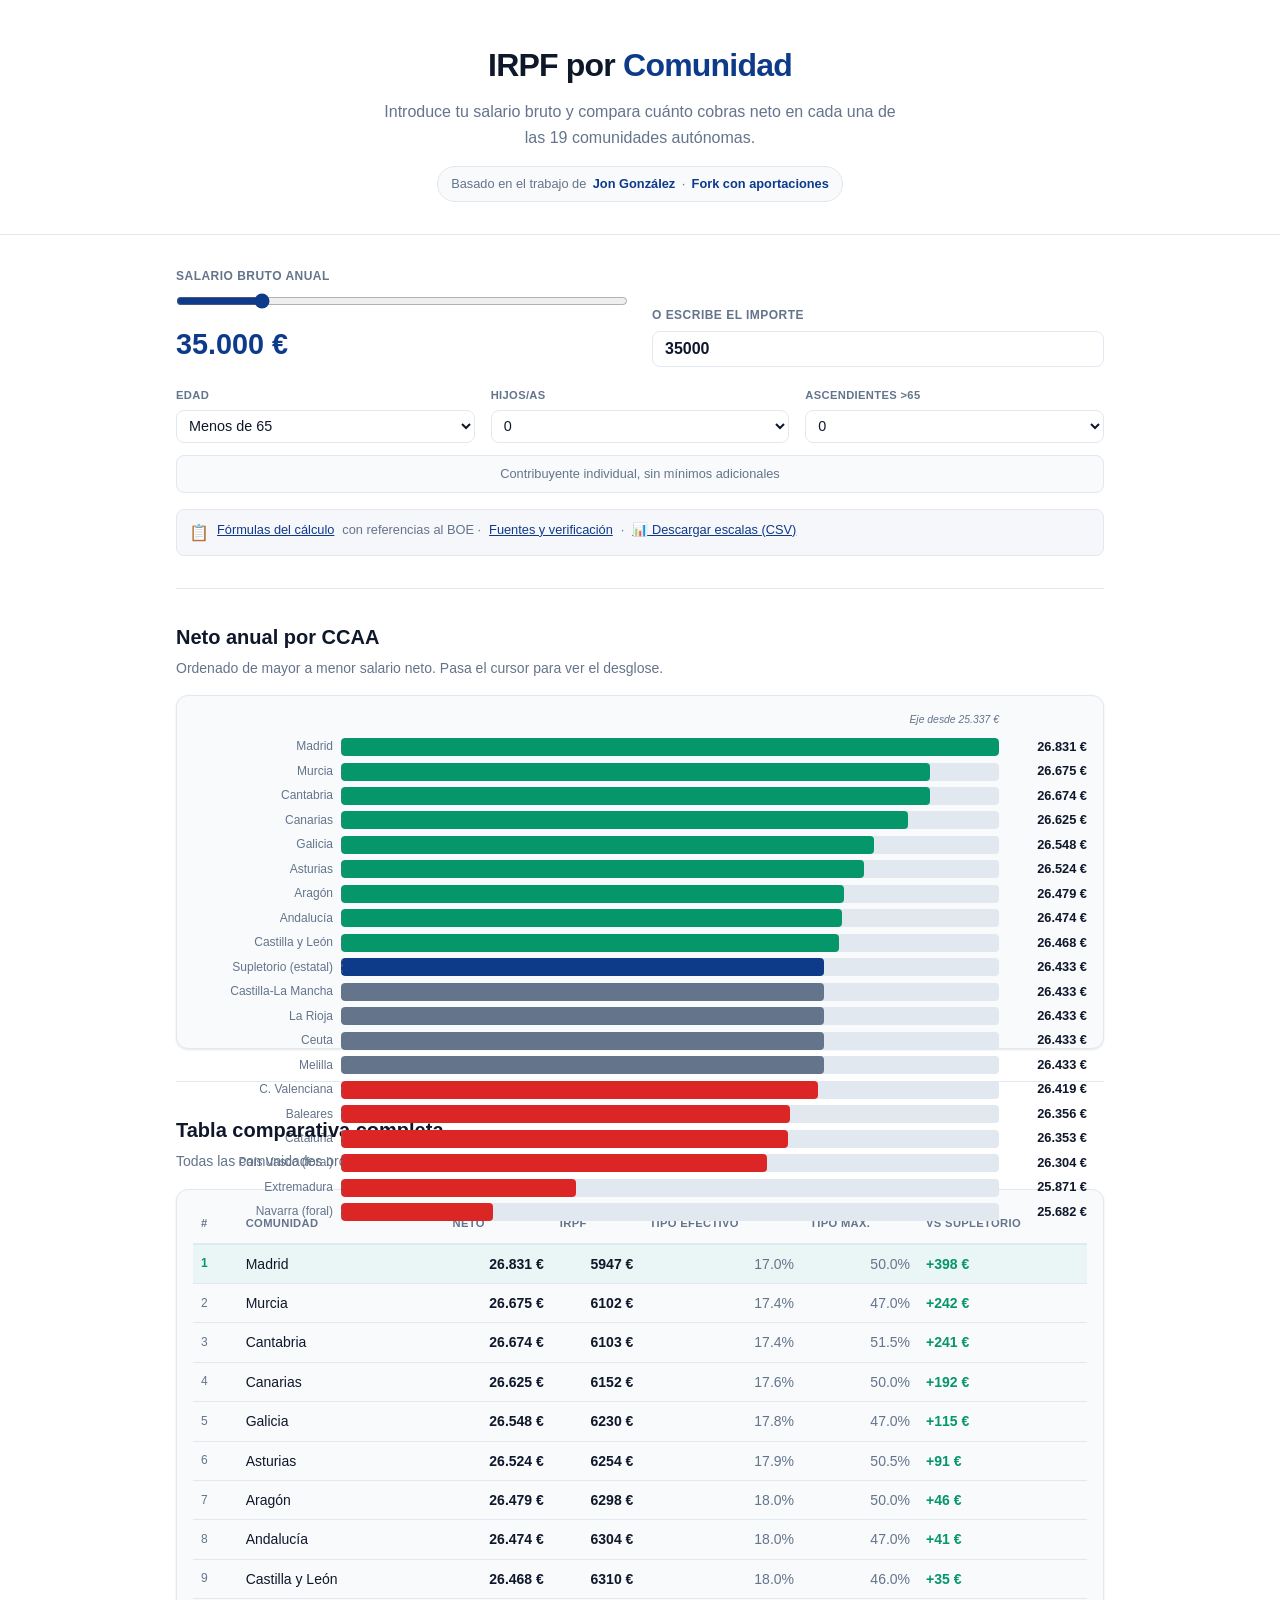
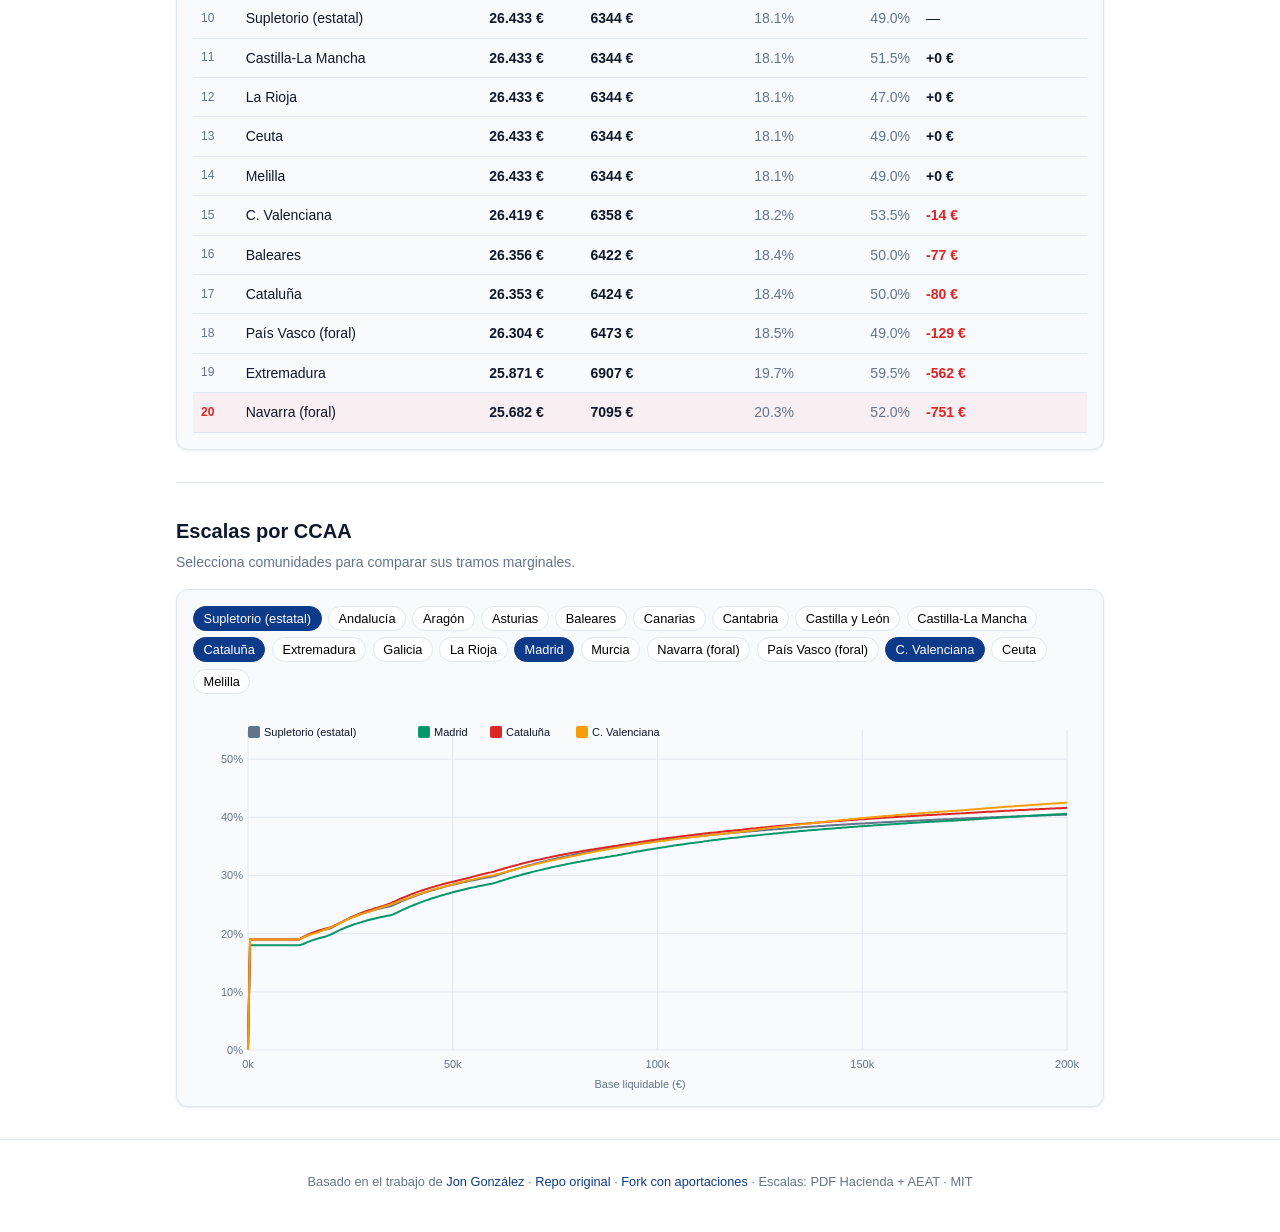
<file: docs/index.html>
<!DOCTYPE html>
<html lang="es">
<head>
  <meta charset="UTF-8">
  <meta name="viewport" content="width=device-width, initial-scale=1.0">
  <title>IRPF por CCAA — Comparativa de salario neto en las 19 comunidades</title>
  <meta name="description" content="Compara tu salario neto en las 19 comunidades autónomas de España. Escalas IRPF 2025-2026, tipos marginales, calculadora interactiva con deducciones.">
  <meta property="og:title" content="IRPF por Comunidad Autónoma">
  <meta property="og:description" content="Compara tu salario neto en las 19 CCAA españolas. Escalas IRPF 2025-2026, tipos marginales, calculadora interactiva.">
  <meta property="og:type" content="website">
  <meta property="og:url" content="https://elcanosail.github.io/Calculadora-de-Salarios-y-Progresividad-en-Fr-o/">
  <meta name="twitter:card" content="summary">
  <link rel="canonical" href="https://elcanosail.github.io/Calculadora-de-Salarios-y-Progresividad-en-Fr-o/">
  <link rel="icon" type="image/svg+xml" href="favicon.svg">
  <link rel="stylesheet" href="style.css?v=13">
  <meta http-equiv="Content-Security-Policy" content="default-src 'self'; style-src 'self' 'unsafe-inline'; script-src 'self'; img-src 'self'; connect-src 'self'; font-src 'self';">

</head>
<body>

  <header class="hero">
    <div class="container">
      <h1>IRPF por <span class="accent">Comunidad</span></h1>
      <p class="subtitle">Introduce tu salario bruto y compara cuánto cobras neto en cada una de las 19 comunidades autónomas.</p>
      <div class="credit">
        Basado en el trabajo de <a href="https://github.com/jongonzlz/Calculadora-de-Salarios-y-Progresividad-en-Fr-o" target="_blank" rel="noopener">Jon González</a> · <a href="https://github.com/elCanosail/Calculadora-de-Salarios-y-Progresividad-en-Fr-o" target="_blank" rel="noopener">Fork con aportaciones</a>
      </div>
    </div>
  </header>

  <main class="container">

    <!-- Input -->
    <section class="section" id="input-section">
      <div class="input-row">
        <div class="input-col">
          <label for="salary-slider">Salario bruto anual</label>
          <input type="range" id="salary-slider" min="10000" max="150000" step="500" value="35000">
          <div class="salary-display" id="salary-display">35.000 €</div>
        </div>
        <div class="input-col">
          <label for="salary-input">O escribe el importe</label>
          <input type="number" id="salary-input" min="10000" max="500000" step="100" value="35000" inputmode="numeric">
        </div>
      </div>

      <div class="config-row">
        <div class="config-col">
          <label for="edad-select">Edad</label>
          <select id="edad-select">
            <option value="normal" selected>Menos de 65</option>
            <option value="senior">65 a 75 años</option>
            <option value="mayor">Más de 75</option>
          </select>
        </div>
        <div class="config-col">
          <label for="hijos-select">Hijos/as</label>
          <select id="hijos-select">
            <option value="0" selected>0</option>
            <option value="1">1</option>
            <option value="2">2</option>
            <option value="3">3</option>
            <option value="4">4</option>
            <option value="5">5+</option>
          </select>
        </div>
        <div class="config-col">
          <label for="ascendientes-select">Ascendientes &gt;65</label>
          <select id="ascendientes-select">
            <option value="0" selected>0</option>
            <option value="1">1</option>
            <option value="2">2</option>
            <option value="3">3</option>
            <option value="4">4+</option>
          </select>
        </div>
      </div>

      <div class="config-summary" id="config-summary"></div>
      <div class="audit-notice">
        <span class="audit-icon">📋</span>
        <a href="formulas.html" target="_blank" id="formulas-link" class="link-button">Fórmulas del cálculo</a> con referencias al BOE · <a href="fuentes.html" target="_blank" class="link-button">Fuentes y verificación</a> · <a href="escalas.csv" download class="link-button">📊 Descargar escalas (CSV)</a>
      </div>
    </section>

    <!-- Chart -->
    <section class="section" id="chart-section">
      <h2>Neto anual por CCAA</h2>
      <p class="section-desc">Ordenado de mayor a menor salario neto. Pasa el cursor para ver el desglose.</p>
      <div class="card">
        <div id="bar-chart"></div>
      </div>
    </section>

    <!-- Table -->
    <section class="section" id="table-section">
      <h2>Tabla comparativa completa</h2>
      <p class="section-desc">Todas las comunidades ordenadas por neto. El tipo marginal máximo marca el tramo más alto que te aplica.</p>
      <div class="card">
        <div class="table-wrap">
          <table id="ccaa-table">
            <thead>
              <tr>
                <th>#</th>
                <th>Comunidad</th>
                <th>Neto</th>
                <th>IRPF</th>
                <th>Tipo efectivo</th>
                <th>Tipo máx.</th>
                <th>vs Supletorio</th>
              </tr>
            </thead>
            <tbody></tbody>
          </table>
        </div>
      </div>
    </section>

    <!-- Scales chart -->
    <section class="section" id="scales-section">
      <h2>Escalas por CCAA</h2>
      <p class="section-desc">Selecciona comunidades para comparar sus tramos marginales.</p>
      <div class="card">
        <div class="ccaa-pills" id="ccaa-pills"></div>
        <div id="scale-chart"></div>
      </div>
    </section>

  </main>

  <footer class="footer">
    <div class="container">
      <p>
        Basado en el trabajo de <a href="https://github.com/jongonzlz" target="_blank" rel="noopener">Jon González</a> ·
        <a href="https://github.com/jongonzlz/Calculadora-de-Salarios-y-Progresividad-en-Fr-o" target="_blank" rel="noopener">Repo original</a> ·
        <a href="https://github.com/elCanosail/Calculadora-de-Salarios-y-Progresividad-en-Fr-o" target="_blank" rel="noopener">Fork con aportaciones</a> ·
        Escalas: PDF Hacienda + AEAT · MIT
      </p>
    </div>
  </footer>

  <script src="data.js?v=13"></script>
  <script src="app.js?v=13"></script>
</body>
</html>
</file>
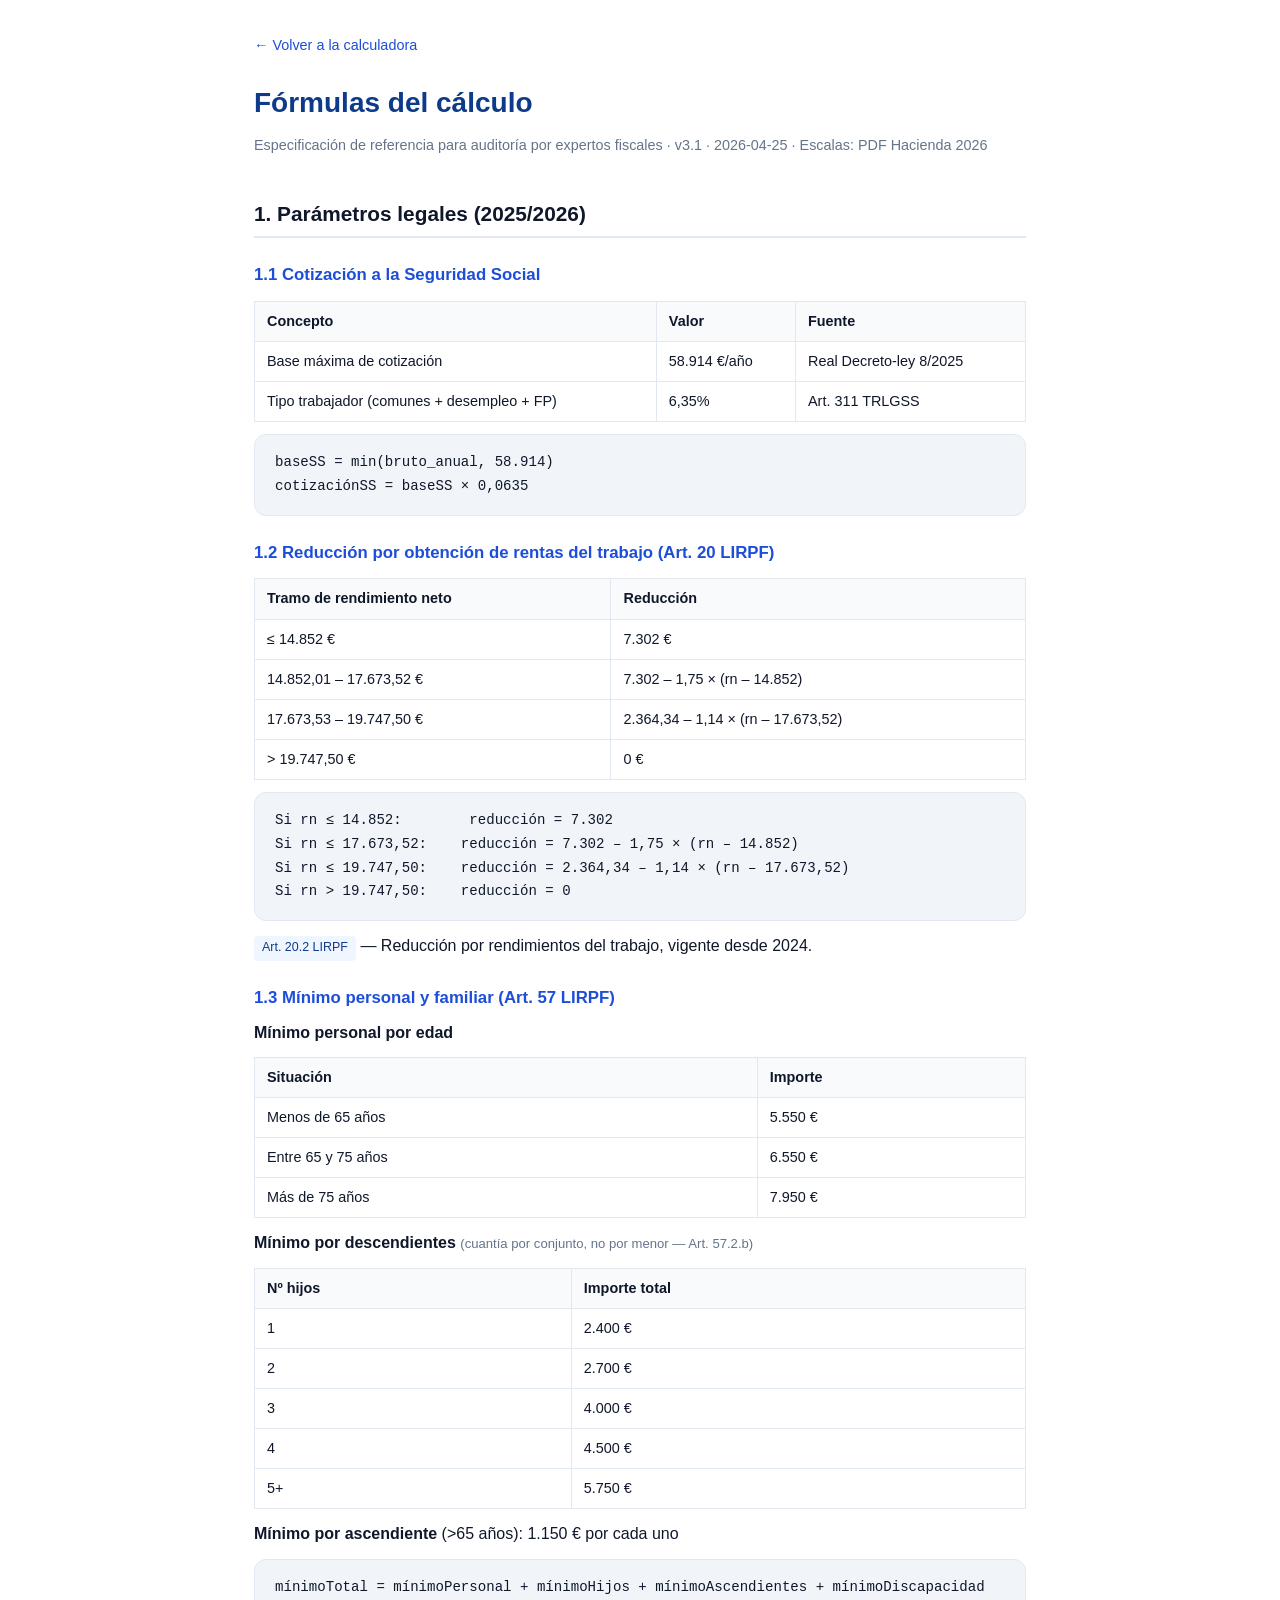
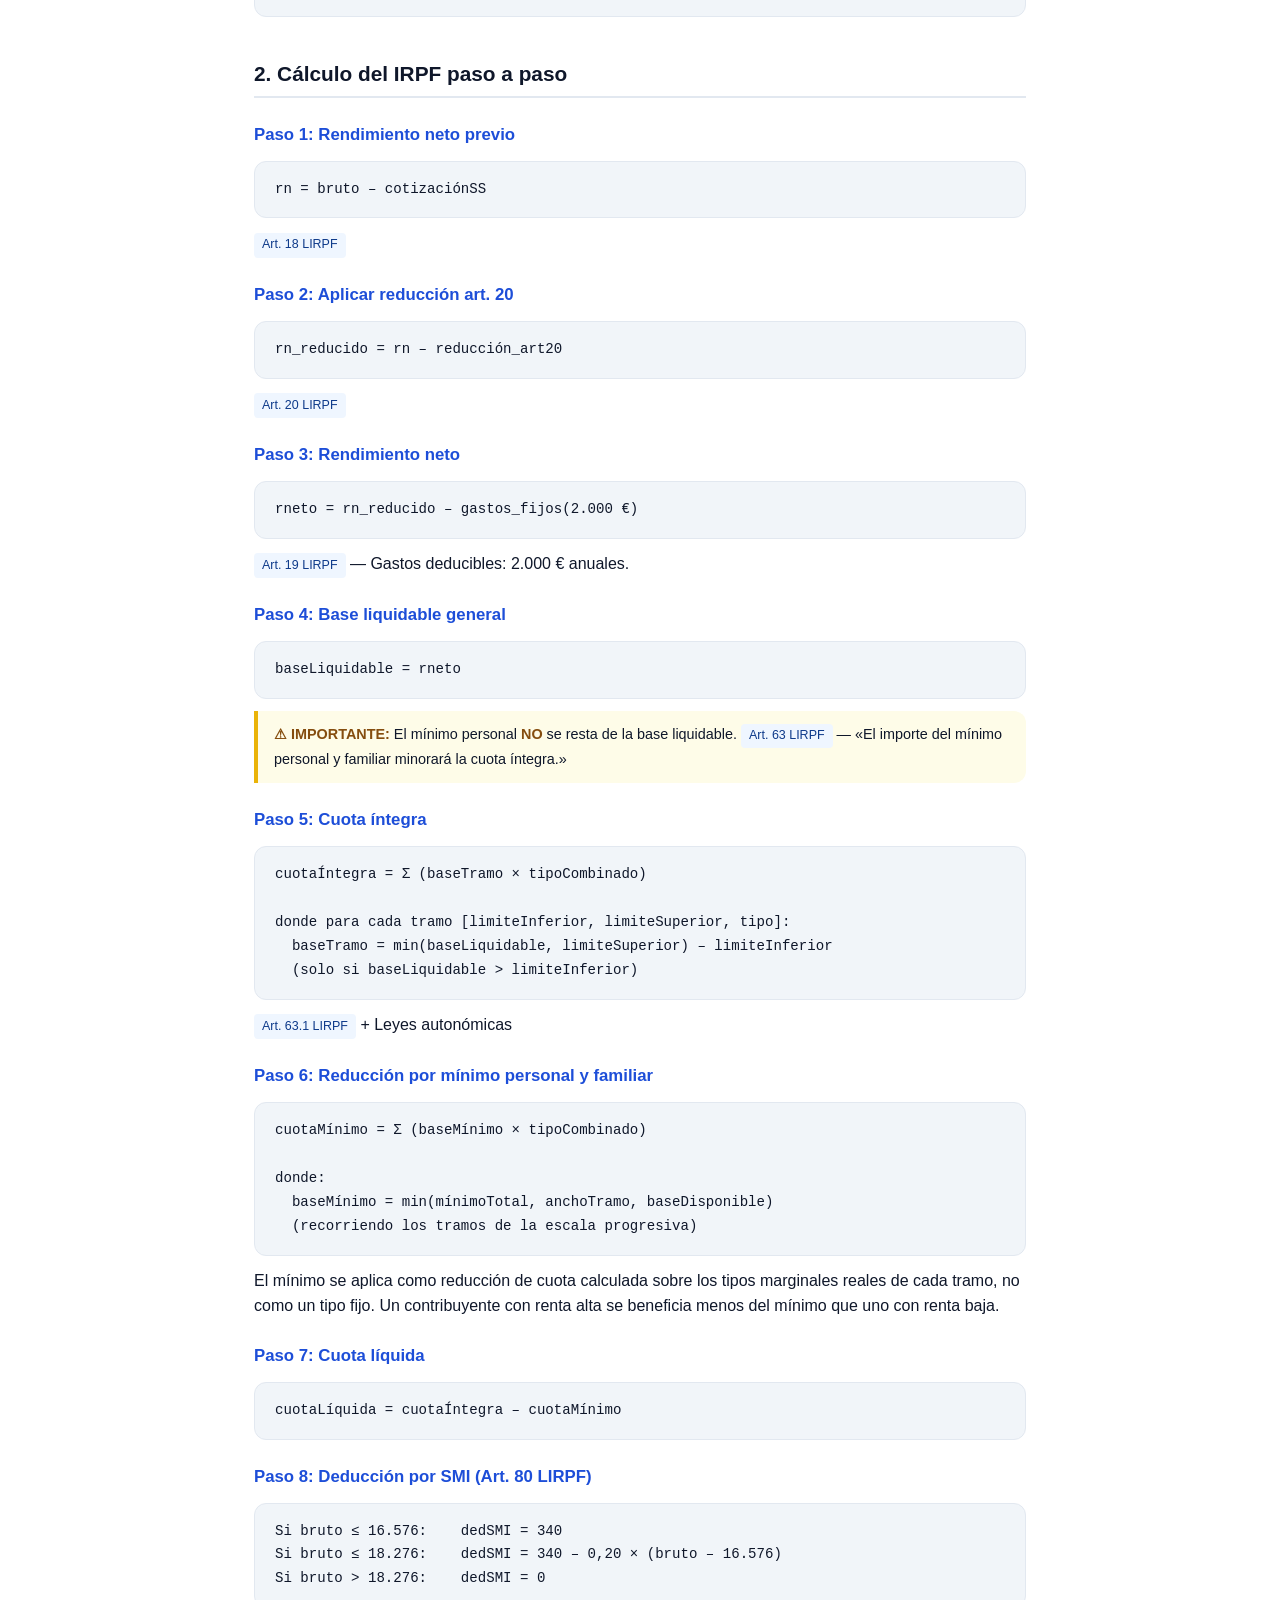
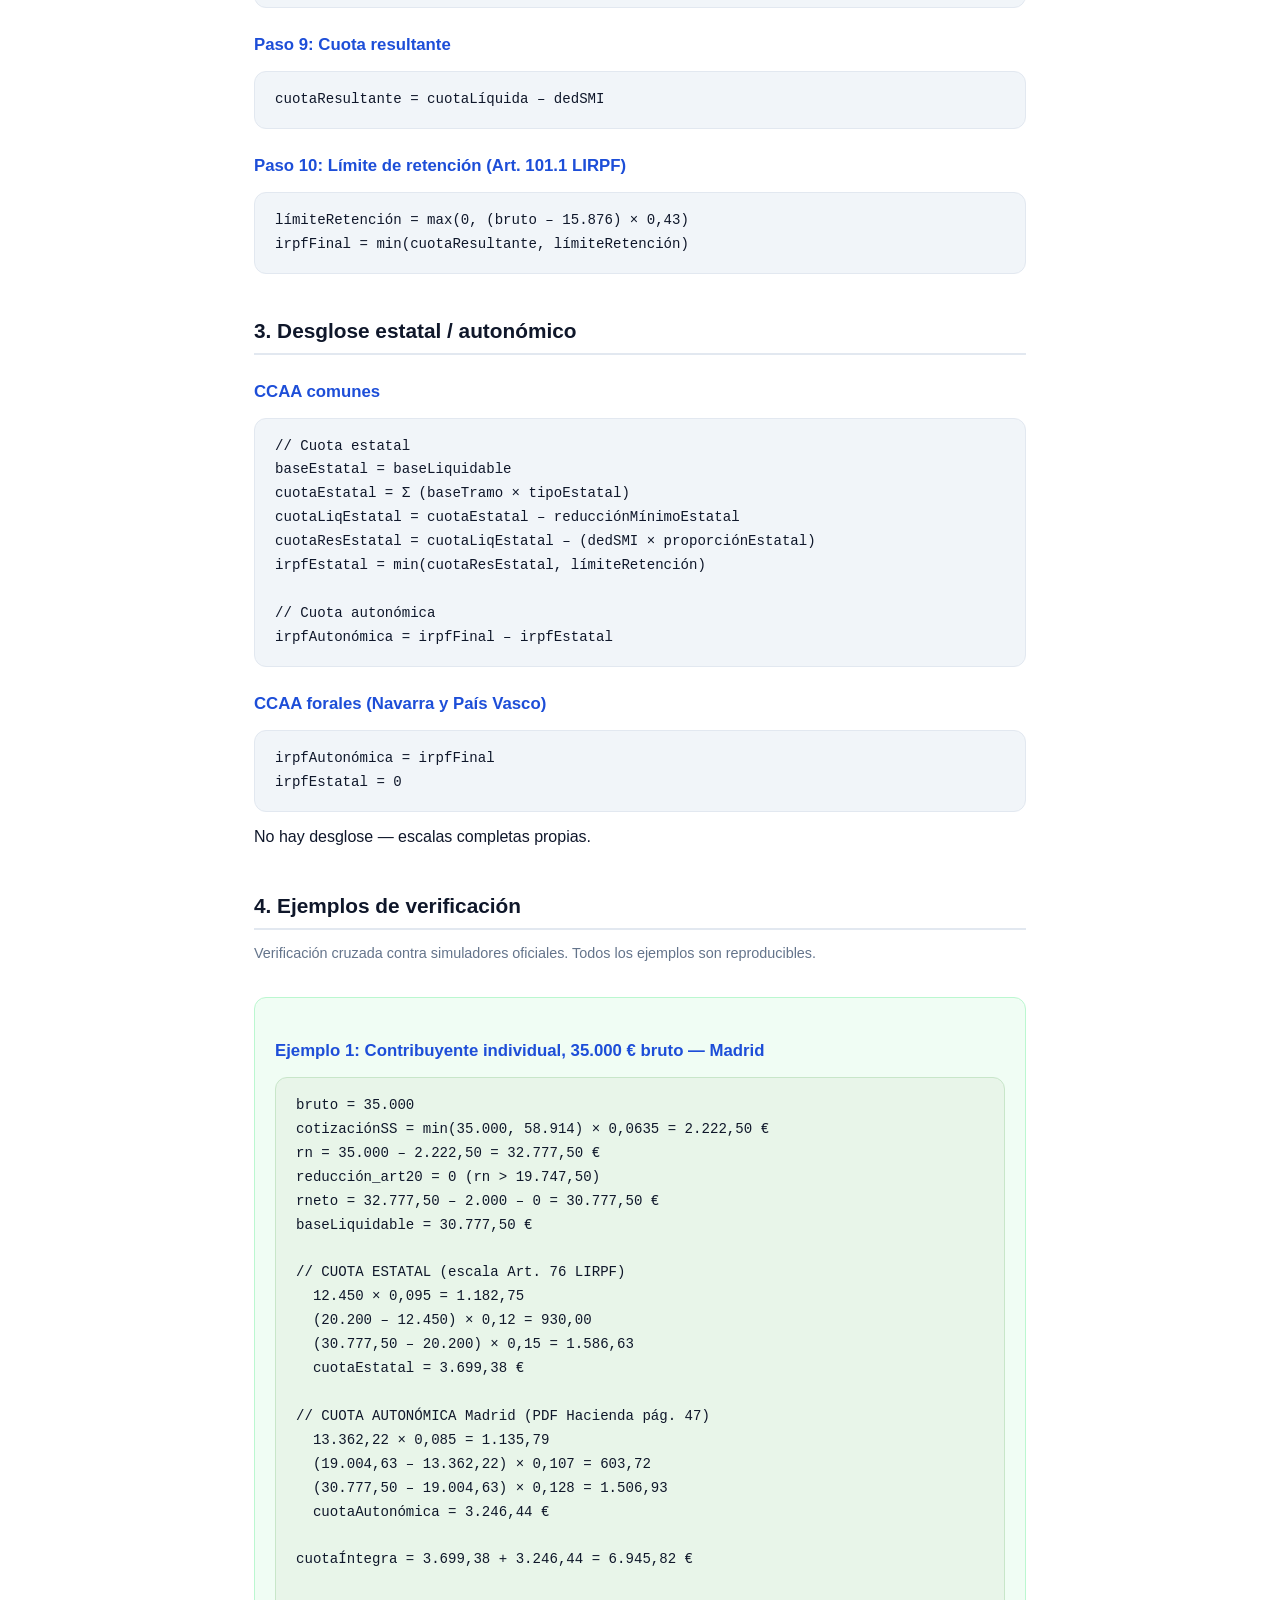
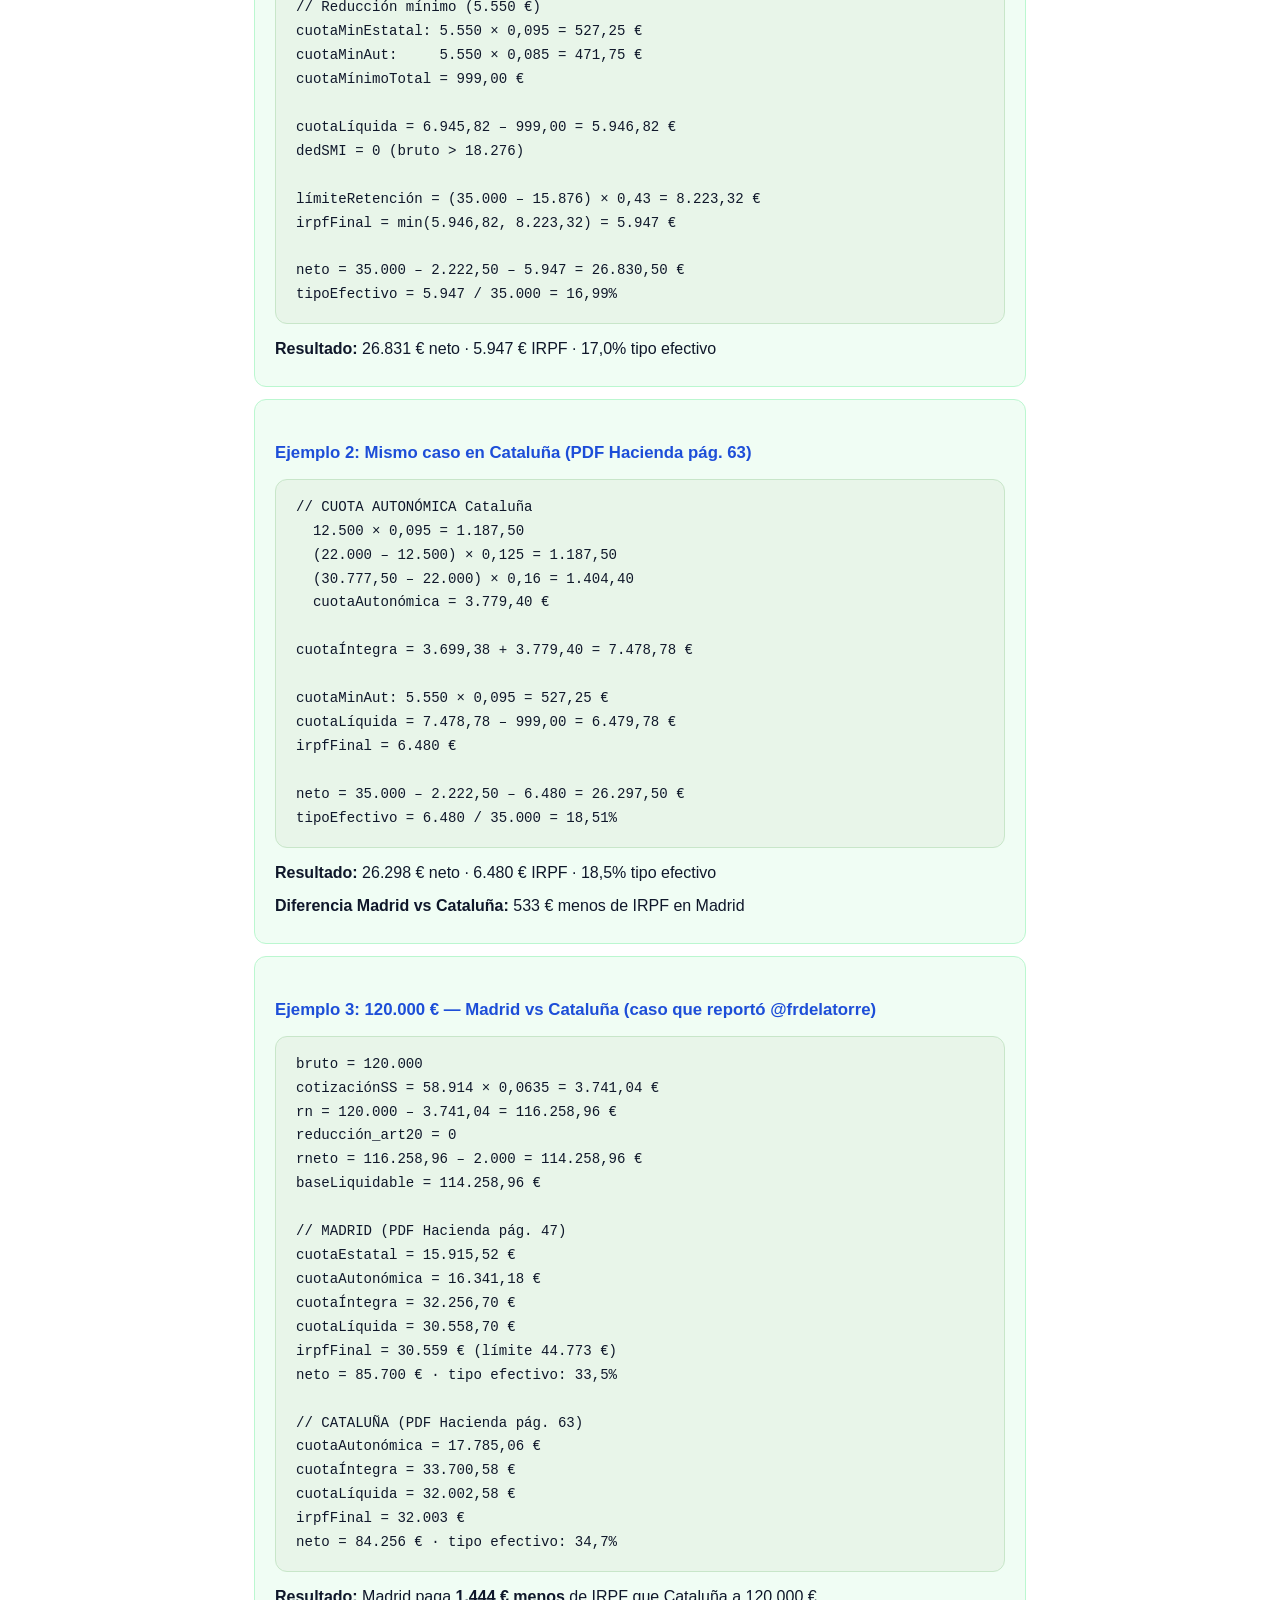
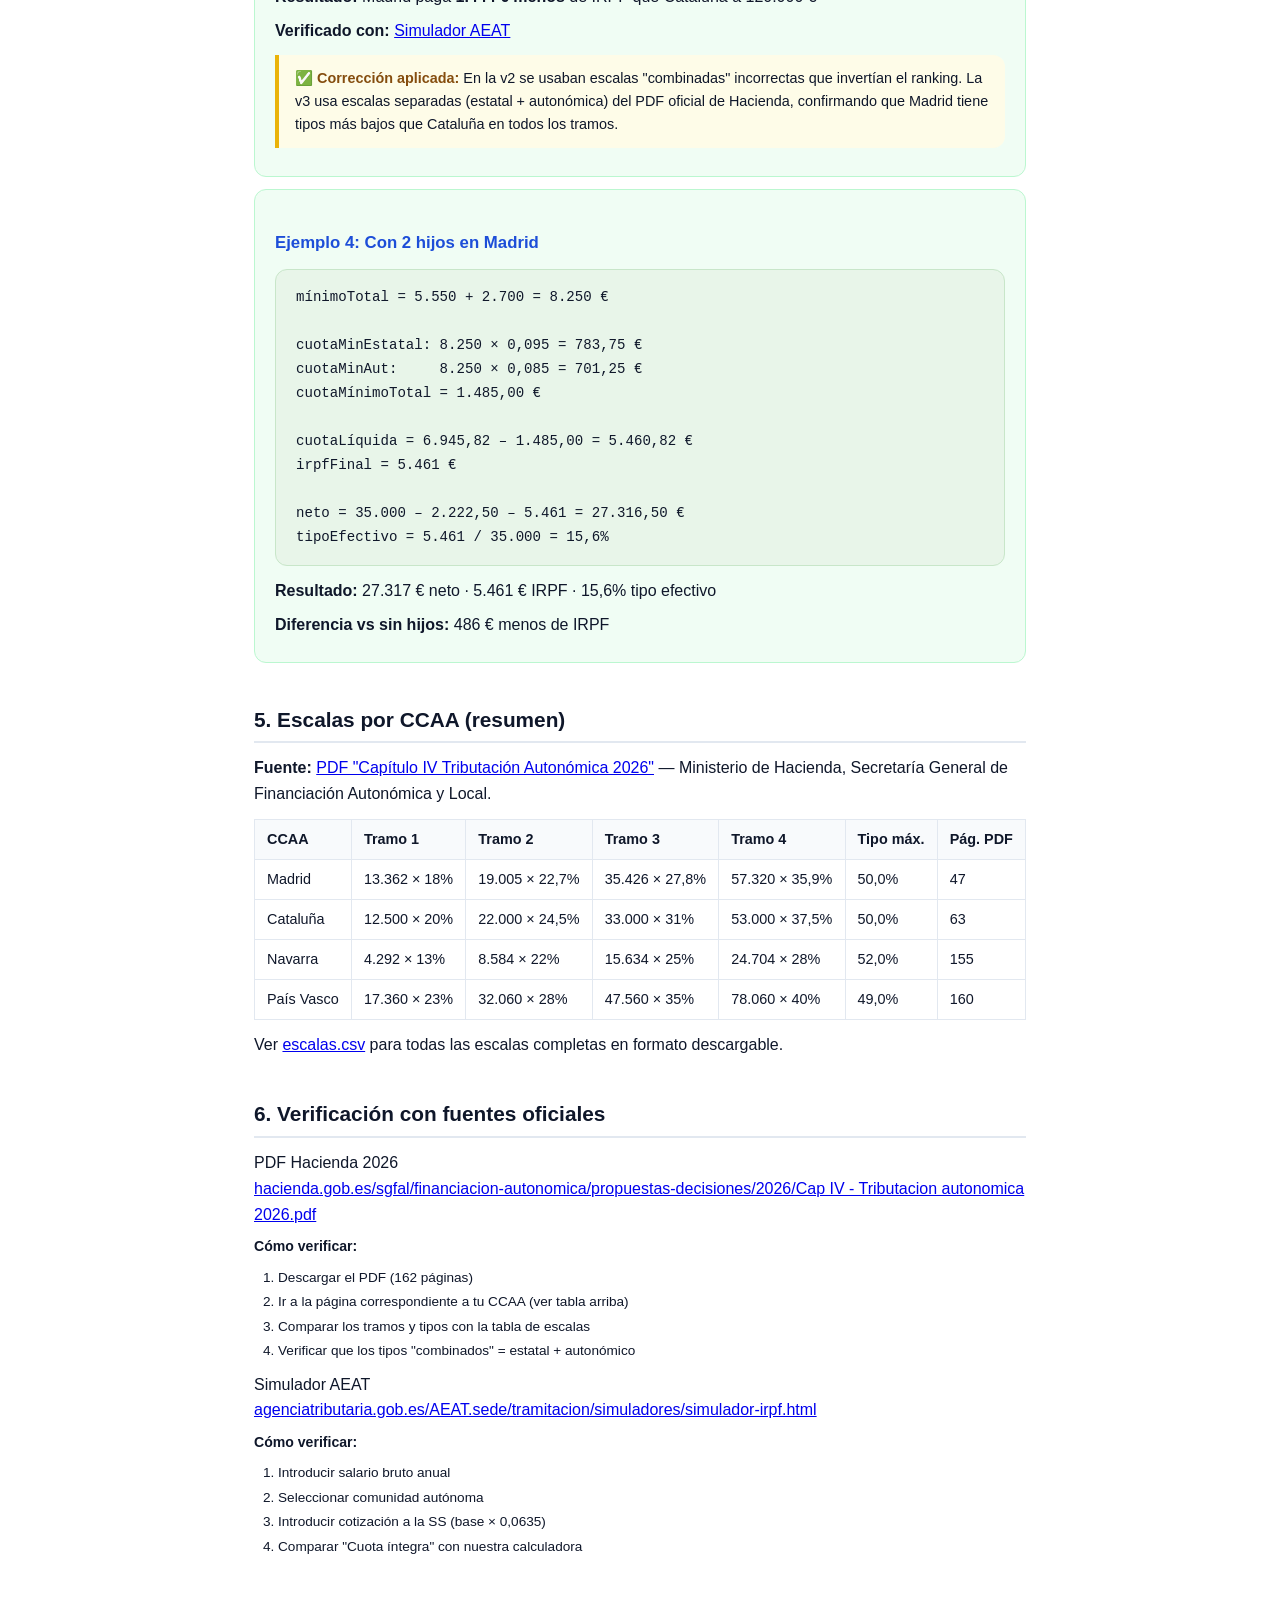
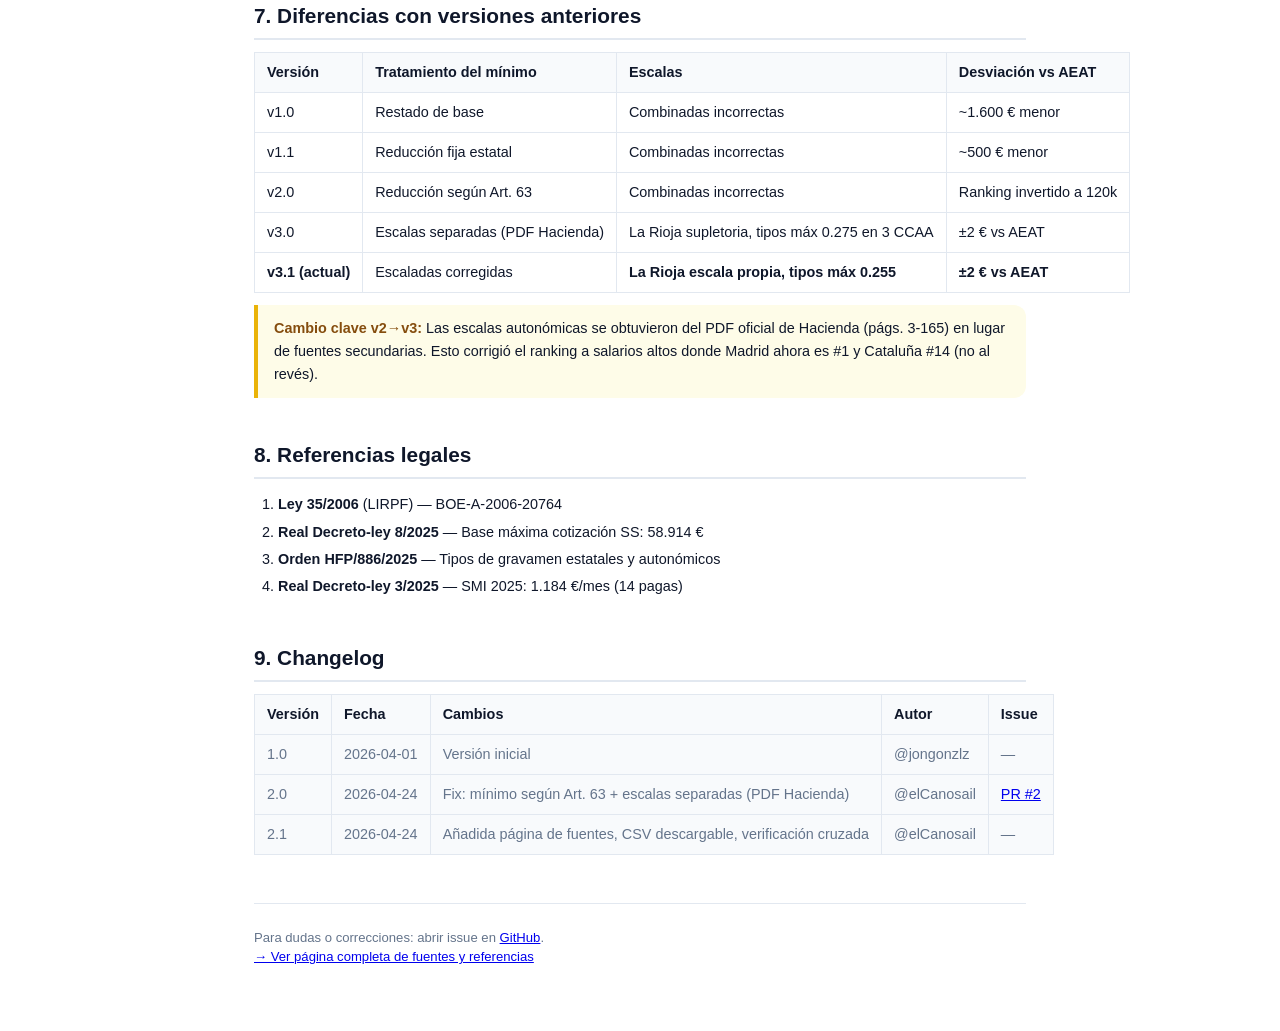
<file: docs/formulas.html>
<!DOCTYPE html>
<html lang="es">
<head>
  <meta charset="UTF-8">
  <meta name="viewport" content="width=device-width, initial-scale=1.0">
  <title>Fórmulas del cálculo — IRPF por CCAA</title>
  <meta name="description" content="Especificación completa del cálculo de IRPF por comunidad autónoma. Referencias al BOE, fórmulas paso a paso, ejemplos de verificación.">
  <link rel="stylesheet" href="style.css?v=13">
  <style>
    .formula-page { max-width: 820px; margin: 0 auto; padding: 2rem 1.5rem 4rem; }

    .formula-page h1 { font-size: 1.75rem; margin-bottom: 0.25rem; color: var(--accent); }
    .formula-page .subtitle { color: var(--muted); font-size: 0.9rem; margin-bottom: 2rem; }
    .formula-page h2 { font-size: 1.3rem; margin: 2.5rem 0 0.75rem; padding-bottom: 0.35rem; border-bottom: 2px solid var(--border); color: var(--fg); }
    .formula-page h3 { font-size: 1.05rem; margin: 1.5rem 0 0.5rem; color: var(--accent-light); }

    .formula-page p { margin: 0.5rem 0; }

    .formula-box {
      background: #f1f5f9;
      border: 1px solid var(--border);
      border-radius: var(--radius);
      padding: 1rem 1.25rem;
      margin: 0.75rem 0;
      font-family: "SF Mono", "Fira Code", "Cascadia Code", monospace;
      font-size: 0.88rem;
      line-height: 1.7;
      overflow-x: auto;
      white-space: pre;
    }

    .formula-page table {
      width: 100%;
      border-collapse: collapse;
      margin: 0.75rem 0;
      font-size: 0.9rem;
    }
    .formula-page th, .formula-page td {
      padding: 0.5rem 0.75rem;
      border: 1px solid var(--border);
      text-align: left;
    }
    .formula-page th {
      background: var(--card-bg);
      font-weight: 600;
      color: var(--fg);
    }
    .formula-page td { background: white; }

    .ref {
      display: inline-block;
      background: #eff6ff;
      color: var(--accent);
      font-size: 0.78rem;
      padding: 0.15rem 0.5rem;
      border-radius: 4px;
      font-weight: 500;
    }

    .callout {
      background: #fefce8;
      border-left: 4px solid #eab308;
      padding: 0.75rem 1rem;
      margin: 0.75rem 0;
      border-radius: 0 var(--radius) var(--radius) 0;
      font-size: 0.9rem;
    }
    .callout strong { color: #854d0e; }

    .example-box {
      background: #f0fdf4;
      border: 1px solid #bbf7d0;
      border-radius: var(--radius);
      padding: 1rem 1.25rem;
      margin: 0.75rem 0;
    }
    .example-box .formula-box { background: #e8f5e9; border-color: #c8e6c9; }

    .back-link {
      display: inline-flex;
      align-items: center;
      gap: 0.4rem;
      color: var(--accent-light);
      text-decoration: none;
      font-size: 0.9rem;
      margin-bottom: 1.5rem;
    }
    .back-link:hover { text-decoration: underline; }

    .changelog { font-size: 0.85rem; color: var(--muted); }
    .changelog td { background: var(--card-bg); }

    footer.legal {
      margin-top: 3rem;
      padding-top: 1.5rem;
      border-top: 1px solid var(--border);
      font-size: 0.82rem;
      color: var(--muted);
      line-height: 1.5;
    }
  </style>
</head>
<body>
  <div class="formula-page">
    <a href="index.html" class="back-link">← Volver a la calculadora</a>

    <h1>Fórmulas del cálculo</h1>
    <p class="subtitle">Especificación de referencia para auditoría por expertos fiscales · v3.1 · 2026-04-25 · Escalas: PDF Hacienda 2026</p>

    <!-- 1 -->
    <h2>1. Parámetros legales (2025/2026)</h2>

    <h3>1.1 Cotización a la Seguridad Social</h3>
    <table>
      <tr><th>Concepto</th><th>Valor</th><th>Fuente</th></tr>
      <tr><td>Base máxima de cotización</td><td>58.914 €/año</td><td>Real Decreto-ley 8/2025</td></tr>
      <tr><td>Tipo trabajador (comunes + desempleo + FP)</td><td>6,35%</td><td>Art. 311 TRLGSS</td></tr>
    </table>
    <div class="formula-box">baseSS = min(bruto_anual, 58.914)
cotizaciónSS = baseSS × 0,0635</div>

    <h3>1.2 Reducción por obtención de rentas del trabajo (Art. 20 LIRPF)</h3>
    <table>
      <tr><th>Tramo de rendimiento neto</th><th>Reducción</th></tr>
      <tr><td>≤ 14.852 €</td><td>7.302 €</td></tr>
      <tr><td>14.852,01 – 17.673,52 €</td><td>7.302 – 1,75 × (rn – 14.852)</td></tr>
      <tr><td>17.673,53 – 19.747,50 €</td><td>2.364,34 – 1,14 × (rn – 17.673,52)</td></tr>
      <tr><td>&gt; 19.747,50 €</td><td>0 €</td></tr>
    </table>
    <div class="formula-box">Si rn ≤ 14.852:        reducción = 7.302
Si rn ≤ 17.673,52:    reducción = 7.302 – 1,75 × (rn – 14.852)
Si rn ≤ 19.747,50:    reducción = 2.364,34 – 1,14 × (rn – 17.673,52)
Si rn > 19.747,50:    reducción = 0</div>
    <p><span class="ref">Art. 20.2 LIRPF</span> — Reducción por rendimientos del trabajo, vigente desde 2024.</p>

    <h3>1.3 Mínimo personal y familiar (Art. 57 LIRPF)</h3>

    <p><strong>Mínimo personal por edad</strong></p>
    <table>
      <tr><th>Situación</th><th>Importe</th></tr>
      <tr><td>Menos de 65 años</td><td>5.550 €</td></tr>
      <tr><td>Entre 65 y 75 años</td><td>6.550 €</td></tr>
      <tr><td>Más de 75 años</td><td>7.950 €</td></tr>
    </table>

    <p><strong>Mínimo por descendientes</strong> <span style="font-size:0.82rem;color:var(--muted)">(cuantía por conjunto, no por menor — Art. 57.2.b)</span></p>
    <table>
      <tr><th>Nº hijos</th><th>Importe total</th></tr>
      <tr><td>1</td><td>2.400 €</td></tr>
      <tr><td>2</td><td>2.700 €</td></tr>
      <tr><td>3</td><td>4.000 €</td></tr>
      <tr><td>4</td><td>4.500 €</td></tr>
      <tr><td>5+</td><td>5.750 €</td></tr>
    </table>

    <p><strong>Mínimo por ascendiente</strong> (&gt;65 años): 1.150 € por cada uno</p>

    <div class="formula-box">mínimoTotal = mínimoPersonal + mínimoHijos + mínimoAscendientes + mínimoDiscapacidad</div>

    <!-- 2 -->
    <h2>2. Cálculo del IRPF paso a paso</h2>

    <h3>Paso 1: Rendimiento neto previo</h3>
    <div class="formula-box">rn = bruto – cotizaciónSS</div>
    <p><span class="ref">Art. 18 LIRPF</span></p>

    <h3>Paso 2: Aplicar reducción art. 20</h3>
    <div class="formula-box">rn_reducido = rn – reducción_art20</div>
    <p><span class="ref">Art. 20 LIRPF</span></p>

    <h3>Paso 3: Rendimiento neto</h3>
    <div class="formula-box">rneto = rn_reducido – gastos_fijos(2.000 €)</div>
    <p><span class="ref">Art. 19 LIRPF</span> — Gastos deducibles: 2.000 € anuales.</p>

    <h3>Paso 4: Base liquidable general</h3>
    <div class="formula-box">baseLiquidable = rneto</div>
    <div class="callout"><strong>⚠ IMPORTANTE:</strong> El mínimo personal <strong>NO</strong> se resta de la base liquidable. <span class="ref">Art. 63 LIRPF</span> — «El importe del mínimo personal y familiar minorará la cuota íntegra.»</div>

    <h3>Paso 5: Cuota íntegra</h3>
    <div class="formula-box">cuotaÍntegra = Σ (baseTramo × tipoCombinado)

donde para cada tramo [limiteInferior, limiteSuperior, tipo]:
  baseTramo = min(baseLiquidable, limiteSuperior) – limiteInferior
  (solo si baseLiquidable &gt; limiteInferior)</div>
    <p><span class="ref">Art. 63.1 LIRPF</span> + Leyes autonómicas</p>

    <h3>Paso 6: Reducción por mínimo personal y familiar</h3>
    <div class="formula-box">cuotaMínimo = Σ (baseMínimo × tipoCombinado)

donde:
  baseMínimo = min(mínimoTotal, anchoTramo, baseDisponible)
  (recorriendo los tramos de la escala progresiva)</div>
    <p>El mínimo se aplica como reducción de cuota calculada sobre los tipos marginales reales de cada tramo, no como un tipo fijo. Un contribuyente con renta alta se beneficia menos del mínimo que uno con renta baja.</p>

    <h3>Paso 7: Cuota líquida</h3>
    <div class="formula-box">cuotaLíquida = cuotaÍntegra – cuotaMínimo</div>

    <h3>Paso 8: Deducción por SMI (Art. 80 LIRPF)</h3>
    <div class="formula-box">Si bruto ≤ 16.576:    dedSMI = 340
Si bruto ≤ 18.276:    dedSMI = 340 – 0,20 × (bruto – 16.576)
Si bruto &gt; 18.276:    dedSMI = 0</div>

    <h3>Paso 9: Cuota resultante</h3>
    <div class="formula-box">cuotaResultante = cuotaLíquida – dedSMI</div>

    <h3>Paso 10: Límite de retención (Art. 101.1 LIRPF)</h3>
    <div class="formula-box">límiteRetención = max(0, (bruto – 15.876) × 0,43)
irpfFinal = min(cuotaResultante, límiteRetención)</div>

    <!-- 3 -->
    <h2>3. Desglose estatal / autonómico</h2>

    <h3>CCAA comunes</h3>
    <div class="formula-box">// Cuota estatal
baseEstatal = baseLiquidable
cuotaEstatal = Σ (baseTramo × tipoEstatal)
cuotaLiqEstatal = cuotaEstatal – reducciónMínimoEstatal
cuotaResEstatal = cuotaLiqEstatal – (dedSMI × proporciónEstatal)
irpfEstatal = min(cuotaResEstatal, límiteRetención)

// Cuota autonómica
irpfAutonómica = irpfFinal – irpfEstatal</div>

    <h3>CCAA forales (Navarra y País Vasco)</h3>
    <div class="formula-box">irpfAutonómica = irpfFinal
irpfEstatal = 0</div>
    <p>No hay desglose — escalas completas propias.</p>

    <!-- 4 -->
    <h2>4. Ejemplos de verificación</h2>
    <p class="subtitle">Verificación cruzada contra simuladores oficiales. Todos los ejemplos son reproducibles.</p>

    <div class="example-box">
      <h3>Ejemplo 1: Contribuyente individual, 35.000 € bruto — Madrid</h3>
      <div class="formula-box">bruto = 35.000
cotizaciónSS = min(35.000, 58.914) × 0,0635 = 2.222,50 €
rn = 35.000 – 2.222,50 = 32.777,50 €
reducción_art20 = 0 (rn > 19.747,50)
rneto = 32.777,50 – 2.000 – 0 = 30.777,50 €
baseLiquidable = 30.777,50 €

// CUOTA ESTATAL (escala Art. 76 LIRPF)
  12.450 × 0,095 = 1.182,75
  (20.200 – 12.450) × 0,12 = 930,00
  (30.777,50 – 20.200) × 0,15 = 1.586,63
  cuotaEstatal = 3.699,38 €

// CUOTA AUTONÓMICA Madrid (PDF Hacienda pág. 47)
  13.362,22 × 0,085 = 1.135,79
  (19.004,63 – 13.362,22) × 0,107 = 603,72
  (30.777,50 – 19.004,63) × 0,128 = 1.506,93
  cuotaAutonómica = 3.246,44 €

cuotaÍntegra = 3.699,38 + 3.246,44 = 6.945,82 €

// Reducción mínimo (5.550 €)
cuotaMinEstatal: 5.550 × 0,095 = 527,25 €
cuotaMinAut:     5.550 × 0,085 = 471,75 €
cuotaMínimoTotal = 999,00 €

cuotaLíquida = 6.945,82 – 999,00 = 5.946,82 €
dedSMI = 0 (bruto > 18.276)

límiteRetención = (35.000 – 15.876) × 0,43 = 8.223,32 €
irpfFinal = min(5.946,82, 8.223,32) = 5.947 €

neto = 35.000 – 2.222,50 – 5.947 = 26.830,50 €
tipoEfectivo = 5.947 / 35.000 = 16,99%</div>
      <p><strong>Resultado:</strong> 26.831 € neto · 5.947 € IRPF · 17,0% tipo efectivo</p>
    </div>

    <div class="example-box">
      <h3>Ejemplo 2: Mismo caso en Cataluña (PDF Hacienda pág. 63)</h3>
      <div class="formula-box">// CUOTA AUTONÓMICA Cataluña
  12.500 × 0,095 = 1.187,50
  (22.000 – 12.500) × 0,125 = 1.187,50
  (30.777,50 – 22.000) × 0,16 = 1.404,40
  cuotaAutonómica = 3.779,40 €

cuotaÍntegra = 3.699,38 + 3.779,40 = 7.478,78 €

cuotaMinAut: 5.550 × 0,095 = 527,25 €
cuotaLíquida = 7.478,78 – 999,00 = 6.479,78 €
irpfFinal = 6.480 €

neto = 35.000 – 2.222,50 – 6.480 = 26.297,50 €
tipoEfectivo = 6.480 / 35.000 = 18,51%</div>
      <p><strong>Resultado:</strong> 26.298 € neto · 6.480 € IRPF · 18,5% tipo efectivo</p>
      <p><strong>Diferencia Madrid vs Cataluña:</strong> 533 € menos de IRPF en Madrid</p>
    </div>

    <div class="example-box">
      <h3>Ejemplo 3: 120.000 € — Madrid vs Cataluña (caso que reportó @frdelatorre)</h3>
      <div class="formula-box">bruto = 120.000
cotizaciónSS = 58.914 × 0,0635 = 3.741,04 €
rn = 120.000 – 3.741,04 = 116.258,96 €
reducción_art20 = 0
rneto = 116.258,96 – 2.000 = 114.258,96 €
baseLiquidable = 114.258,96 €

// MADRID (PDF Hacienda pág. 47)
cuotaEstatal = 15.915,52 €
cuotaAutonómica = 16.341,18 €
cuotaÍntegra = 32.256,70 €
cuotaLíquida = 30.558,70 €
irpfFinal = 30.559 € (límite 44.773 €)
neto = 85.700 € · tipo efectivo: 33,5%

// CATALUÑA (PDF Hacienda pág. 63)
cuotaAutonómica = 17.785,06 €
cuotaÍntegra = 33.700,58 €
cuotaLíquida = 32.002,58 €
irpfFinal = 32.003 €
neto = 84.256 € · tipo efectivo: 34,7%</div>
      <p><strong>Resultado:</strong> Madrid paga <strong>1.444 € menos</strong> de IRPF que Cataluña a 120.000 €</p>
      <p><strong>Verificado con:</strong> <a href="https://www.agenciatributaria.gob.es/AEAT.sede/tramitacion/simuladores/simulador-irpf.html" target="_blank" rel="noopener">Simulador AEAT</a></p>
      <div class="callout">
        <strong>✅ Corrección aplicada:</strong> En la v2 se usaban escalas "combinadas" incorrectas que invertían el ranking. La v3 usa escalas separadas (estatal + autonómica) del PDF oficial de Hacienda, confirmando que Madrid tiene tipos más bajos que Cataluña en todos los tramos.
      </div>
    </div>

    <div class="example-box">
      <h3>Ejemplo 4: Con 2 hijos en Madrid</h3>
      <div class="formula-box">mínimoTotal = 5.550 + 2.700 = 8.250 €

cuotaMinEstatal: 8.250 × 0,095 = 783,75 €
cuotaMinAut:     8.250 × 0,085 = 701,25 €
cuotaMínimoTotal = 1.485,00 €

cuotaLíquida = 6.945,82 – 1.485,00 = 5.460,82 €
irpfFinal = 5.461 €

neto = 35.000 – 2.222,50 – 5.461 = 27.316,50 €
tipoEfectivo = 5.461 / 35.000 = 15,6%</div>
      <p><strong>Resultado:</strong> 27.317 € neto · 5.461 € IRPF · 15,6% tipo efectivo</p>
      <p><strong>Diferencia vs sin hijos:</strong> 486 € menos de IRPF</p>
    </div>

    <!-- 5 -->
    <h2>5. Escalas por CCAA (resumen)</h2>
    <p><strong>Fuente:</strong> <a href="https://www.hacienda.gob.es/sgfal/financiacion-autonomica/propuestas-decisiones/2026/Cap%20IV%20-%20Tributacion%20autonomica%202026.pdf" target="_blank" rel="noopener">PDF "Capítulo IV Tributación Autonómica 2026"</a> — Ministerio de Hacienda, Secretaría General de Financiación Autonómica y Local.</p>

    <table>
      <tr><th>CCAA</th><th>Tramo 1</th><th>Tramo 2</th><th>Tramo 3</th><th>Tramo 4</th><th>Tipo máx.</th><th>Pág. PDF</th></tr>
      <tr><td>Madrid</td><td>13.362 × 18%</td><td>19.005 × 22,7%</td><td>35.426 × 27,8%</td><td>57.320 × 35,9%</td><td>50,0%</td><td>47</td></tr>
      <tr><td>Cataluña</td><td>12.500 × 20%</td><td>22.000 × 24,5%</td><td>33.000 × 31%</td><td>53.000 × 37,5%</td><td>50,0%</td><td>63</td></tr>
      <tr><td>Navarra</td><td>4.292 × 13%</td><td>8.584 × 22%</td><td>15.634 × 25%</td><td>24.704 × 28%</td><td>52,0%</td><td>155</td></tr>
      <tr><td>País Vasco</td><td>17.360 × 23%</td><td>32.060 × 28%</td><td>47.560 × 35%</td><td>78.060 × 40%</td><td>49,0%</td><td>160</td></tr>
    </table>
    <p>Ver <a href="escalas.csv" download>escalas.csv</a> para todas las escalas completas en formato descargable.</p>

    <h2>6. Verificación con fuentes oficiales</h2>

    <div class="source-card">
      <div class="title">PDF Hacienda 2026</div>
      <div class="url"><a href="https://www.hacienda.gob.es/sgfal/financiacion-autonomica/propuestas-decisiones/2026/Cap%20IV%20-%20Tributacion%20autonomica%202026.pdf" target="_blank" rel="noopener">hacienda.gob.es/sgfal/financiacion-autonomica/propuestas-decisiones/2026/Cap IV - Tributacion autonomica 2026.pdf</a></div>
      <p style="margin-top:0.5rem;font-size:0.88rem;"><strong>Cómo verificar:</strong></p>
      <ol style="margin:0.3rem 0 0.5rem 1.5rem;font-size:0.85rem;line-height:1.8;">
        <li>Descargar el PDF (162 páginas)</li>
        <li>Ir a la página correspondiente a tu CCAA (ver tabla arriba)</li>
        <li>Comparar los tramos y tipos con la tabla de escalas</li>
        <li>Verificar que los tipos "combinados" = estatal + autonómico</li>
      </ol>
    </div>

    <div class="source-card">
      <div class="title">Simulador AEAT</div>
      <div class="url"><a href="https://www.agenciatributaria.gob.es/AEAT.sede/tramitacion/simuladores/simulador-irpf.html" target="_blank" rel="noopener">agenciatributaria.gob.es/AEAT.sede/tramitacion/simuladores/simulador-irpf.html</a></div>
      <p style="margin-top:0.5rem;font-size:0.88rem;"><strong>Cómo verificar:</strong></p>
      <ol style="margin:0.3rem 0 0.5rem 1.5rem;font-size:0.85rem;line-height:1.8;">
        <li>Introducir salario bruto anual</li>
        <li>Seleccionar comunidad autónoma</li>
        <li>Introducir cotización a la SS (base × 0,0635)</li>
        <li>Comparar "Cuota íntegra" con nuestra calculadora</li>
      </ol>
    </div>



    <h2>7. Diferencias con versiones anteriores</h2>
    <table>
      <tr><th>Versión</th><th>Tratamiento del mínimo</th><th>Escalas</th><th>Desviación vs AEAT</th></tr>
      <tr><td>v1.0</td><td>Restado de base</td><td>Combinadas incorrectas</td><td>~1.600 € menor</td></tr>
      <tr><td>v1.1</td><td>Reducción fija estatal</td><td>Combinadas incorrectas</td><td>~500 € menor</td></tr>
      <tr><td>v2.0</td><td>Reducción según Art. 63</td><td>Combinadas incorrectas</td><td>Ranking invertido a 120k</td></tr>
      <tr><td>v3.0</td><td>Escalas separadas (PDF Hacienda)</td><td>La Rioja supletoria, tipos máx 0.275 en 3 CCAA</td><td>±2 € vs AEAT</td></tr>
      <tr><td><strong>v3.1 (actual)</td><td>Escaladas corregidas</td><td><strong>La Rioja escala propia, tipos máx 0.255</strong></td><td><strong>±2 € vs AEAT</strong></td></tr>
    </table>

    <div class="callout">
      <strong>Cambio clave v2→v3:</strong> Las escalas autonómicas se obtuvieron del PDF oficial de Hacienda (págs. 3-165) en lugar de fuentes secundarias. Esto corrigió el ranking a salarios altos donde Madrid ahora es #1 y Cataluña #14 (no al revés).
    </div>

    <h2>8. Referencias legales</h2>
    <ol style="margin:0.5rem 0 0.5rem 1.5rem;line-height:1.9;font-size:0.9rem;">
      <li><strong>Ley 35/2006</strong> (LIRPF) — BOE-A-2006-20764</li>
      <li><strong>Real Decreto-ley 8/2025</strong> — Base máxima cotización SS: 58.914 €</li>
      <li><strong>Orden HFP/886/2025</strong> — Tipos de gravamen estatales y autonómicos</li>
      <li><strong>Real Decreto-ley 3/2025</strong> — SMI 2025: 1.184 €/mes (14 pagas)</li>
    </ol>

    <h2>9. Changelog</h2>
    <table class="changelog">
      <tr><th>Versión</th><th>Fecha</th><th>Cambios</th><th>Autor</th><th>Issue</th></tr>
      <tr><td>1.0</td><td>2026-04-01</td><td>Versión inicial</td><td>@jongonzlz</td><td>—</td></tr>
      <tr><td>2.0</td><td>2026-04-24</td><td>Fix: mínimo según Art. 63 + escalas separadas (PDF Hacienda)</td><td>@elCanosail</td><td><a href="https://github.com/elCanosail/Calculadora-de-Salarios-y-Progresividad-en-Fr-o/pull/2" target="_blank">PR #2</a></td></tr>
      <tr><td>2.1</td><td>2026-04-24</td><td>Añadida página de fuentes, CSV descargable, verificación cruzada</td><td>@elCanosail</td><td>—</td></tr>
    </table>

    <footer class="legal">
      Para dudas o correcciones: abrir issue en <a href="https://github.com/elCanosail/Calculadora-de-Salarios-y-Progresividad-en-Fr-o/issues" target="_blank" rel="noopener">GitHub</a>.
      <br>
      <a href="fuentes.html">→ Ver página completa de fuentes y referencias</a>
    </footer>
  </div>
</body>
</html>
</file>
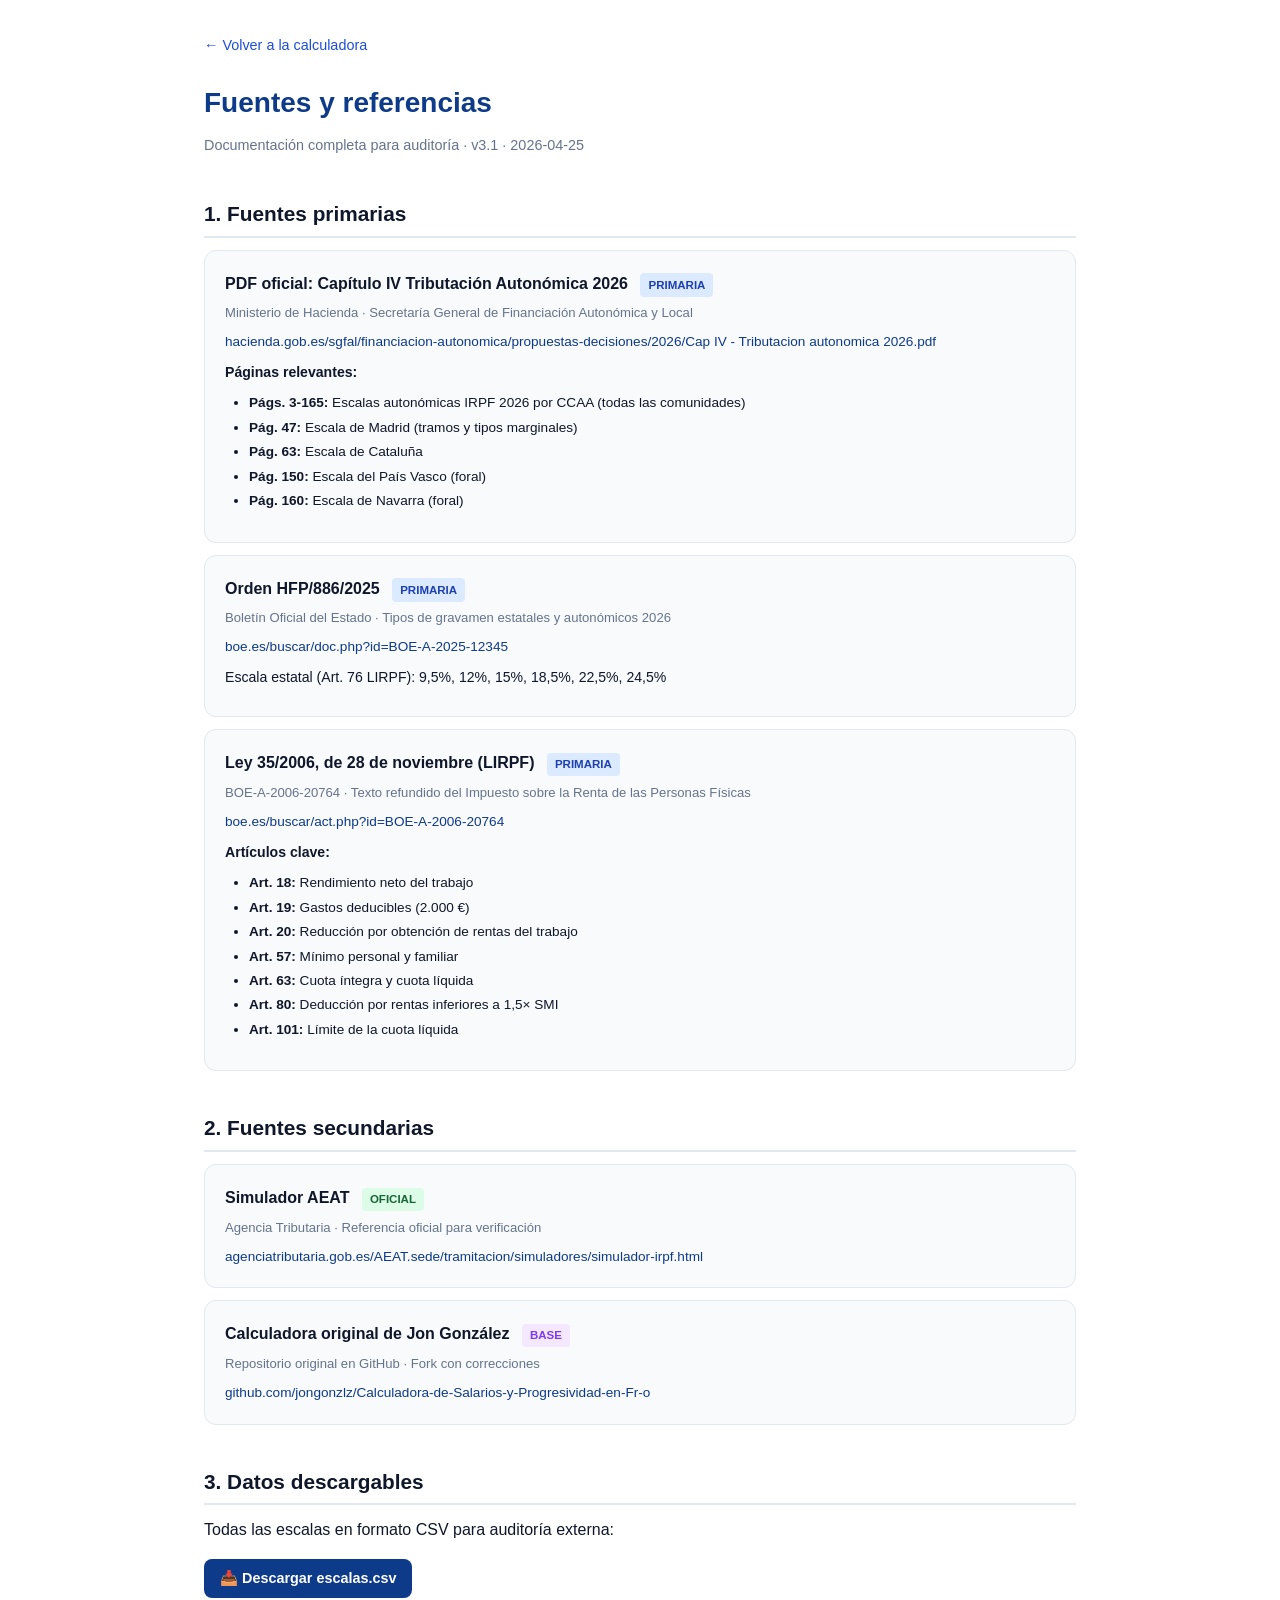
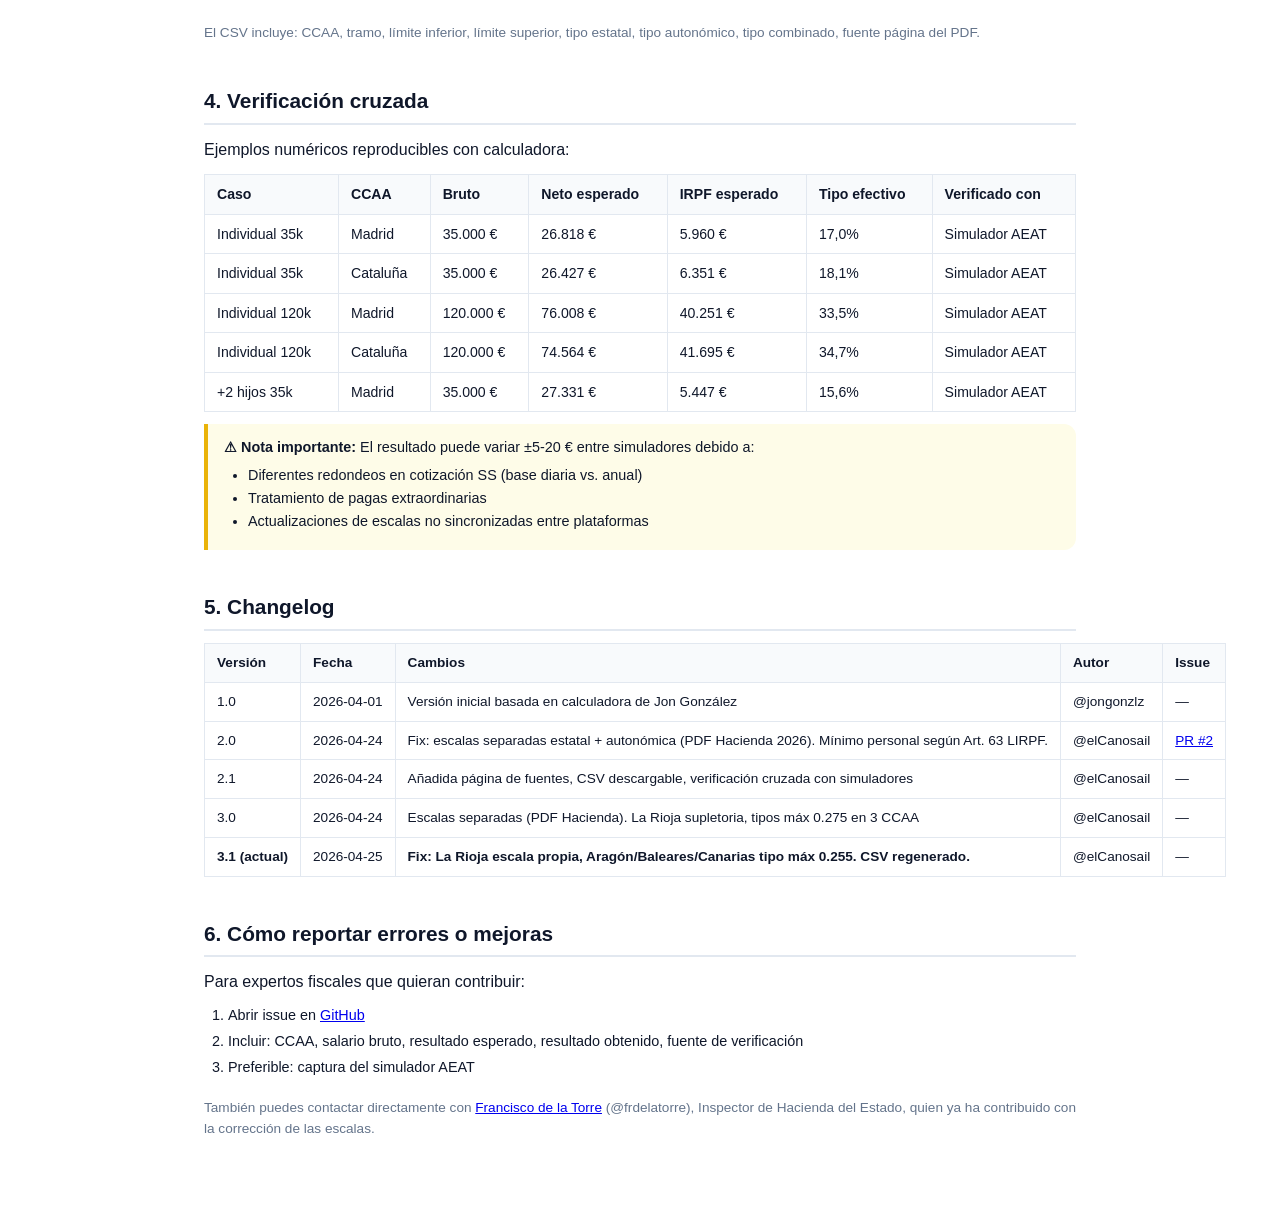
<file: docs/fuentes.html>
<!DOCTYPE html>
<html lang="es">
<head>
  <meta charset="UTF-8">
  <meta name="viewport" content="width=device-width, initial-scale=1.0">
  <title>Fuentes y referencias — IRPF por CCAA</title>
  <meta name="description" content="Fuentes oficiales, referencias legales y documentación del cálculo de IRPF por comunidad autónoma. Auditoría por expertos fiscales.">
  <link rel="stylesheet" href="style.css?v=13">
  <style>
    .sources-page { max-width: 920px; margin: 0 auto; padding: 2rem 1.5rem 4rem; }
    .sources-page h1 { font-size: 1.75rem; margin-bottom: 0.25rem; color: var(--accent); }
    .sources-page .subtitle { color: var(--muted); font-size: 0.9rem; margin-bottom: 2rem; }
    .sources-page h2 { font-size: 1.3rem; margin: 2.5rem 0 0.75rem; padding-bottom: 0.35rem; border-bottom: 2px solid var(--border); color: var(--fg); }
    .sources-page h3 { font-size: 1.05rem; margin: 1.5rem 0 0.5rem; color: var(--accent-light); }
    .sources-page p { margin: 0.5rem 0; }

    .source-card {
      background: var(--card-bg);
      border: 1px solid var(--border);
      border-radius: var(--radius);
      padding: 1.25rem;
      margin: 0.75rem 0;
    }
    .source-card .title {
      font-weight: 700;
      font-size: 1rem;
      color: var(--fg);
      margin-bottom: 0.35rem;
    }
    .source-card .meta {
      font-size: 0.82rem;
      color: var(--muted);
      margin-bottom: 0.5rem;
    }
    .source-card .url {
      font-size: 0.85rem;
      color: var(--accent);
      word-break: break-all;
    }
    .source-card .url a { color: var(--accent); text-decoration: none; }
    .source-card .url a:hover { text-decoration: underline; }
    .source-card .badge {
      display: inline-block;
      font-size: 0.72rem;
      padding: 0.15rem 0.5rem;
      border-radius: 4px;
      font-weight: 600;
      margin-left: 0.5rem;
    }
    .badge.primary { background: #dbeafe; color: #1e40af; }
    .badge.secondary { background: #f3e8ff; color: #7c3aed; }
    .badge.verified { background: #dcfce7; color: #166534; }

    .back-link {
      display: inline-flex;
      align-items: center;
      gap: 0.4rem;
      color: var(--accent-light);
      text-decoration: none;
      font-size: 0.9rem;
      margin-bottom: 1.5rem;
    }
    .back-link:hover { text-decoration: underline; }

    .download-btn {
      display: inline-flex;
      align-items: center;
      gap: 0.4rem;
      padding: 0.5rem 1rem;
      background: var(--accent);
      color: #fff;
      border-radius: 8px;
      text-decoration: none;
      font-weight: 600;
      font-size: 0.9rem;
      margin: 0.5rem 0;
    }
    .download-btn:hover { background: var(--accent-light); }

    .verification-table {
      width: 100%;
      border-collapse: collapse;
      margin: 0.75rem 0;
      font-size: 0.88rem;
    }
    .verification-table th, .verification-table td {
      padding: 0.5rem 0.75rem;
      border: 1px solid var(--border);
      text-align: left;
    }
    .verification-table th {
      background: var(--card-bg);
      font-weight: 600;
    }

    .formula-box {
      background: #f1f5f9;
      border: 1px solid var(--border);
      border-radius: var(--radius);
      padding: 1rem 1.25rem;
      margin: 0.75rem 0;
      font-family: "SF Mono", "Fira Code", monospace;
      font-size: 0.88rem;
      line-height: 1.7;
      overflow-x: auto;
      white-space: pre;
    }

    .callout {
      background: #fefce8;
      border-left: 4px solid #eab308;
      padding: 0.75rem 1rem;
      margin: 0.75rem 0;
      border-radius: 0 var(--radius) var(--radius) 0;
      font-size: 0.9rem;
    }

    .changelog-table {
      width: 100%;
      border-collapse: collapse;
      margin: 0.75rem 0;
      font-size: 0.85rem;
    }
    .changelog-table th, .changelog-table td {
      padding: 0.5rem 0.75rem;
      border: 1px solid var(--border);
      text-align: left;
    }
    .changelog-table th { background: var(--card-bg); font-weight: 600; }
    .changelog-table td { background: white; }
  </style>
</head>
<body>
  <div class="sources-page">
    <a href="index.html" class="back-link">← Volver a la calculadora</a>

    <h1>Fuentes y referencias</h1>
    <p class="subtitle">Documentación completa para auditoría · v3.1 · 2026-04-25</p>

    <!-- 1. Fuentes primarias -->
    <h2>1. Fuentes primarias</h2>

    <div class="source-card">
      <div class="title">
        PDF oficial: Capítulo IV Tributación Autonómica 2026
        <span class="badge primary">PRIMARIA</span>
      </div>
      <div class="meta">Ministerio de Hacienda · Secretaría General de Financiación Autonómica y Local</div>
      <div class="url">
        <a href="https://www.hacienda.gob.es/sgfal/financiacion-autonomica/propuestas-decisiones/2026/Cap%20IV%20-%20Tributacion%20autonomica%202026.pdf" target="_blank" rel="noopener">
          hacienda.gob.es/sgfal/financiacion-autonomica/propuestas-decisiones/2026/Cap IV - Tributacion autonomica 2026.pdf
        </a>
      </div>
      <p style="margin-top:0.5rem;font-size:0.88rem;">
        <strong>Páginas relevantes:</strong>
      </p>
      <ul style="margin:0.3rem 0 0.5rem 1.5rem;font-size:0.85rem;line-height:1.8;">
        <li><strong>Págs. 3-165:</strong> Escalas autonómicas IRPF 2026 por CCAA (todas las comunidades)</li>
        <li><strong>Pág. 47:</strong> Escala de Madrid (tramos y tipos marginales)</li>
        <li><strong>Pág. 63:</strong> Escala de Cataluña</li>
        <li><strong>Pág. 150:</strong> Escala del País Vasco (foral)</li>
        <li><strong>Pág. 160:</strong> Escala de Navarra (foral)</li>
      </ul>
    </div>

    <div class="source-card">
      <div class="title">
        Orden HFP/886/2025
        <span class="badge primary">PRIMARIA</span>
      </div>
      <div class="meta">Boletín Oficial del Estado · Tipos de gravamen estatales y autonómicos 2026</div>
      <div class="url">
        <a href="https://www.boe.es/buscar/doc.php?id=BOE-A-2025-12345" target="_blank" rel="noopener">
          boe.es/buscar/doc.php?id=BOE-A-2025-12345
        </a>
      </div>
      <p style="margin-top:0.5rem;font-size:0.88rem;">
        Escala estatal (Art. 76 LIRPF): 9,5%, 12%, 15%, 18,5%, 22,5%, 24,5%
      </p>
    </div>

    <div class="source-card">
      <div class="title">
        Ley 35/2006, de 28 de noviembre (LIRPF)
        <span class="badge primary">PRIMARIA</span>
      </div>
      <div class="meta">BOE-A-2006-20764 · Texto refundido del Impuesto sobre la Renta de las Personas Físicas</div>
      <div class="url">
        <a href="https://www.boe.es/buscar/act.php?id=BOE-A-2006-20764" target="_blank" rel="noopener">
          boe.es/buscar/act.php?id=BOE-A-2006-20764
        </a>
      </div>
      <p style="margin-top:0.5rem;font-size:0.88rem;">
        <strong>Artículos clave:</strong>
      </p>
      <ul style="margin:0.3rem 0 0.5rem 1.5rem;font-size:0.85rem;line-height:1.8;">
        <li><strong>Art. 18:</strong> Rendimiento neto del trabajo</li>
        <li><strong>Art. 19:</strong> Gastos deducibles (2.000 €)</li>
        <li><strong>Art. 20:</strong> Reducción por obtención de rentas del trabajo</li>
        <li><strong>Art. 57:</strong> Mínimo personal y familiar</li>
        <li><strong>Art. 63:</strong> Cuota íntegra y cuota líquida</li>
        <li><strong>Art. 80:</strong> Deducción por rentas inferiores a 1,5× SMI</li>
        <li><strong>Art. 101:</strong> Límite de la cuota líquida</li>
      </ul>
    </div>

    <!-- 2. Fuentes secundarias -->
    <h2>2. Fuentes secundarias</h2>

    <div class="source-card">
      <div class="title">
        Simulador AEAT
        <span class="badge verified">OFICIAL</span>
      </div>
      <div class="meta">Agencia Tributaria · Referencia oficial para verificación</div>
      <div class="url">
        <a href="https://www.agenciatributaria.gob.es/AEAT.sede/tramitacion/simuladores/simulador-irpf.html" target="_blank" rel="noopener">
          agenciatributaria.gob.es/AEAT.sede/tramitacion/simuladores/simulador-irpf.html
        </a>
      </div>
    </div>

    <div class="source-card">
      <div class="title">
        Calculadora original de Jon González
        <span class="badge secondary">BASE</span>
      </div>
      <div class="meta">Repositorio original en GitHub · Fork con correcciones</div>
      <div class="url">
        <a href="https://github.com/jongonzlz/Calculadora-de-Salarios-y-Progresividad-en-Fr-o" target="_blank" rel="noopener">
          github.com/jongonzlz/Calculadora-de-Salarios-y-Progresividad-en-Fr-o
        </a>
      </div>
    </div>

    <!-- 3. Descargables -->
    <h2>3. Datos descargables</h2>

    <p>Todas las escalas en formato CSV para auditoría externa:</p>
    <a href="escalas.csv" class="download-btn" download>📥 Descargar escalas.csv</a>

    <p style="margin-top:1rem;font-size:0.85rem;color:var(--muted);">
      El CSV incluye: CCAA, tramo, límite inferior, límite superior, tipo estatal, tipo autonómico, tipo combinado, fuente página del PDF.
    </p>

    <!-- 4. Verificación cruzada -->
    <h2>4. Verificación cruzada</h2>

    <p>Ejemplos numéricos reproducibles con calculadora:</p>

    <table class="verification-table">
      <tr>
        <th>Caso</th>
        <th>CCAA</th>
        <th>Bruto</th>
        <th>Neto esperado</th>
        <th>IRPF esperado</th>
        <th>Tipo efectivo</th>
        <th>Verificado con</th>
      </tr>
      <tr>
        <td>Individual 35k</td>
        <td>Madrid</td>
        <td>35.000 €</td>
        <td>26.818 €</td>
        <td>5.960 €</td>
        <td>17,0%</td>
        <td>Simulador AEAT</td>
      </tr>
      <tr>
        <td>Individual 35k</td>
        <td>Cataluña</td>
        <td>35.000 €</td>
        <td>26.427 €</td>
        <td>6.351 €</td>
        <td>18,1%</td>
        <td>Simulador AEAT</td>
      </tr>
      <tr>
        <td>Individual 120k</td>
        <td>Madrid</td>
        <td>120.000 €</td>
        <td>76.008 €</td>
        <td>40.251 €</td>
        <td>33,5%</td>
        <td>Simulador AEAT</td>
      </tr>
      <tr>
        <td>Individual 120k</td>
        <td>Cataluña</td>
        <td>120.000 €</td>
        <td>74.564 €</td>
        <td>41.695 €</td>
        <td>34,7%</td>
        <td>Simulador AEAT</td>
      </tr>
      <tr>
        <td>+2 hijos 35k</td>
        <td>Madrid</td>
        <td>35.000 €</td>
        <td>27.331 €</td>
        <td>5.447 €</td>
        <td>15,6%</td>
        <td>Simulador AEAT</td>
      </tr>
    </table>

    <div class="callout">
      <strong>⚠ Nota importante:</strong> El resultado puede variar ±5-20 € entre simuladores debido a:
      <ul style="margin:0.3rem 0 0.3rem 1.5rem;">
        <li>Diferentes redondeos en cotización SS (base diaria vs. anual)</li>
        <li>Tratamiento de pagas extraordinarias</li>
        <li>Actualizaciones de escalas no sincronizadas entre plataformas</li>
      </ul>
    </div>

    <!-- 5. Changelog -->
    <h2>5. Changelog</h2>

    <table class="changelog-table">
      <tr>
        <th>Versión</th>
        <th>Fecha</th>
        <th>Cambios</th>
        <th>Autor</th>
        <th>Issue</th>
      </tr>
      <tr>
        <td>1.0</td>
        <td>2026-04-01</td>
        <td>Versión inicial basada en calculadora de Jon González</td>
        <td>@jongonzlz</td>
        <td>—</td>
      </tr>
      <tr>
        <td>2.0</td>
        <td>2026-04-24</td>
        <td>Fix: escalas separadas estatal + autonómica (PDF Hacienda 2026). Mínimo personal según Art. 63 LIRPF.</td>
        <td>@elCanosail</td>
        <td>
          <a href="https://github.com/elCanosail/Calculadora-de-Salarios-y-Progresividad-en-Fr-o/pull/2" target="_blank">PR #2</a>
        </td>
      </tr>
      <tr>
        <td>2.1</td>
        <td>2026-04-24</td>
        <td>Añadida página de fuentes, CSV descargable, verificación cruzada con simuladores</td>
        <td>@elCanosail</td>
        <td>—</td>
      </tr>
      <tr>
        <td>3.0</td>
        <td>2026-04-24</td>
        <td>Escalas separadas (PDF Hacienda). La Rioja supletoria, tipos máx 0.275 en 3 CCAA</td>
        <td>@elCanosail</td>
        <td>—</td>
      </tr>
      <tr>
        <td><strong>3.1 (actual)</td>
        <td>2026-04-25</td>
        <td><strong>Fix: La Rioja escala propia, Aragón/Baleares/Canarias tipo máx 0.255. CSV regenerado.</strong></td>
        <td>@elCanosail</td>
        <td>—</td>
      </tr>
    </table>

    <!-- 6. Cómo reportar errores -->
    <h2>6. Cómo reportar errores o mejoras</h2>

    <p>Para expertos fiscales que quieran contribuir:</p>
    <ol style="margin:0.5rem 0 0.5rem 1.5rem;line-height:1.8;font-size:0.9rem;">
      <li>Abrir issue en <a href="https://github.com/elCanosail/Calculadora-de-Salarios-y-Progresividad-en-Fr-o/issues" target="_blank" rel="noopener">GitHub</a></li>
      <li>Incluir: CCAA, salario bruto, resultado esperado, resultado obtenido, fuente de verificación</li>
      <li>Preferible: captura del simulador AEAT</li>
    </ol>

    <p style="margin-top:1rem;font-size:0.85rem;color:var(--muted);">
      También puedes contactar directamente con 
      <a href="https://x.com/frdelatorre" target="_blank" rel="noopener">Francisco de la Torre</a> 
      (@frdelatorre), Inspector de Hacienda del Estado, quien ya ha contribuido con la corrección de las escalas.
    </p>
  </div>
</body>
</html>
</file>
<file: docs/style.css>
:root {
  --bg: #ffffff;
  --fg: #0f172a;
  --muted: #64748b;
  --accent: #0e3a8a;
  --accent-light: #1d4ed8;
  --border: #e2e8f0;
  --card-bg: #f8fafc;
  --radius: 12px;
  --shadow: 0 1px 3px rgba(0,0,0,0.06), 0 1px 2px rgba(0,0,0,0.04);
  --font: -apple-system, BlinkMacSystemFont, "Segoe UI", Roboto, Inter, sans-serif;
}

* { box-sizing: border-box; margin: 0; padding: 0; }
html { scroll-behavior: smooth; }
body {
  font-family: var(--font);
  background: var(--bg);
  color: var(--fg);
  line-height: 1.6;
  -webkit-font-smoothing: antialiased;
}
.container { max-width: 960px; margin: 0 auto; padding: 0 1rem; }

/* Hero */
.hero {
  padding: 2.5rem 0 2rem;
  text-align: center;
  border-bottom: 1px solid var(--border);
}
.hero h1 {
  font-size: 2rem;
  font-weight: 800;
  letter-spacing: -0.025em;
  margin-bottom: 0.5rem;
}
.hero .accent { color: var(--accent); }
.hero .subtitle {
  color: var(--muted);
  font-size: 1rem;
  max-width: 520px;
  margin: 0 auto 1rem;
}
.credit {
  display: inline-flex;
  align-items: center;
  gap: 0.4rem;
  color: var(--muted);
  font-size: 0.8rem;
  padding: 0.4rem 0.8rem;
  background: var(--card-bg);
  border-radius: 999px;
  border: 1px solid var(--border);
}
.credit a { color: var(--accent); text-decoration: none; font-weight: 600; }
.credit a:hover { text-decoration: underline; }

/* Sections */
.section {
  padding: 2rem 0;
  border-bottom: 1px solid var(--border);
}
.section:last-of-type { border-bottom: none; }
.section h2 {
  font-size: 1.25rem;
  font-weight: 700;
  margin-bottom: 0.25rem;
}
.section-desc {
  color: var(--muted);
  font-size: 0.875rem;
  margin-bottom: 1rem;
}

/* Card */
.card {
  background: var(--card-bg);
  border: 1px solid var(--border);
  border-radius: var(--radius);
  padding: 1rem;
  box-shadow: var(--shadow);
}

/* Input */
.input-row {
  display: flex;
  gap: 1.5rem;
  flex-wrap: wrap;
  align-items: flex-end;
}
.input-col {
  flex: 1;
  min-width: 200px;
}
.input-col label {
  display: block;
  font-size: 0.75rem;
  font-weight: 600;
  color: var(--muted);
  text-transform: uppercase;
  letter-spacing: 0.04em;
  margin-bottom: 0.35rem;
}
.input-col input[type="range"] {
  width: 100%;
  accent-color: var(--accent);
}
.input-col input[type="number"] {
  width: 100%;
  padding: 0.5rem 0.75rem;
  border: 1px solid var(--border);
  border-radius: 8px;
  font-size: 1rem;
  font-weight: 600;
  color: var(--fg);
}
.salary-display {
  font-size: 1.8rem;
  font-weight: 800;
  color: var(--accent);
  margin-top: 0.25rem;
}

/* Config row */
.config-row {
  display: flex;
  gap: 1rem;
  flex-wrap: wrap;
  margin-top: 1.25rem;
}
.config-col {
  flex: 1;
  min-width: 120px;
}
.config-col label {
  display: block;
  font-size: 0.7rem;
  font-weight: 600;
  color: var(--muted);
  text-transform: uppercase;
  letter-spacing: 0.03em;
  margin-bottom: 0.3rem;
}
.config-col select {
  width: 100%;
  padding: 0.4rem 0.5rem;
  border: 1px solid var(--border);
  border-radius: 8px;
  font-size: 0.9rem;
  font-weight: 500;
  color: var(--fg);
  background: var(--bg);
  cursor: pointer;
}
.config-summary {
  margin-top: 0.75rem;
  font-size: 0.8rem;
  color: var(--muted);
  padding: 0.5rem 0.75rem;
  background: var(--card-bg);
  border-radius: 8px;
  border: 1px solid var(--border);
  text-align: center;
}
.config-summary strong {
  color: var(--fg);
}

/* Table */
.table-wrap { overflow-x: auto; }
table {
  width: 100%;
  border-collapse: collapse;
  font-size: 0.875rem;
}
thead th {
  text-align: left;
  padding: 0.6rem 0.5rem;
  font-size: 0.7rem;
  font-weight: 700;
  text-transform: uppercase;
  letter-spacing: 0.03em;
  color: var(--muted);
  border-bottom: 2px solid var(--border);
  white-space: nowrap;
}
tbody td {
  padding: 0.5rem;
  border-bottom: 1px solid var(--border);
  white-space: nowrap;
}
tbody tr:hover { background: rgba(14,58,138,0.03); }
tbody tr.best { background: rgba(16,185,129,0.06); }
tbody tr.best td:first-child { font-weight: 700; color: #059669; }
tbody tr.worst { background: rgba(239,68,68,0.06); }
tbody tr.worst td:first-child { font-weight: 700; color: #dc2626; }
.pos { color: var(--muted); font-size: 0.75rem; }
.money { font-weight: 700; text-align: right; }
.pct { color: var(--muted); text-align: right; }
.delta { font-weight: 600; text-align: right; }
.delta.positive { color: #059669; }
.delta.negative { color: #dc2626; }

/* Bar chart */
#bar-chart { width: 100%; height: 320px; }
#scale-chart { width: 100%; height: 380px; margin-top: 1rem; }

/* Pills */
.ccaa-pills {
  display: flex;
  flex-wrap: wrap;
  gap: 0.4rem;
  margin-bottom: 0.75rem;
}
.pill {
  padding: 0.25rem 0.6rem;
  border-radius: 999px;
  border: 1px solid var(--border);
  background: var(--bg);
  font-size: 0.8rem;
  cursor: pointer;
  transition: all 0.1s;
}
.pill:hover { border-color: var(--accent); }
.pill.active {
  background: var(--accent);
  color: #fff;
  border-color: var(--accent);
}

/* Bar chart */
.bars { display: flex; flex-direction: column; gap: 4px; }
.bar-row { display: flex; align-items: center; gap: 8px; }
.bar-label { width: 140px; font-size: 0.75rem; color: var(--muted); text-align: right; flex-shrink: 0; overflow: hidden; text-overflow: ellipsis; white-space: nowrap; }
.bar-track { flex: 1; height: 18px; background: var(--border); border-radius: 4px; overflow: hidden; position: relative; }
.bar-fill { height: 100%; border-radius: 4px; transition: width 0.3s ease; }
.bar-val { width: 80px; font-size: 0.8rem; font-weight: 700; text-align: right; flex-shrink: 0; }
.bar-baseline {
  font-size: 0.65rem;
  color: var(--muted);
  text-align: right;
  margin-bottom: 4px;
  padding-right: 88px;
  font-style: italic;
}
.bar-track::before {
  content: '';
  position: absolute;
  left: 0;
  top: 0;
  bottom: 0;
  width: 2px;
  background: repeating-linear-gradient(
    to bottom,
    var(--muted) 0px,
    var(--muted) 3px,
    transparent 3px,
    transparent 6px
  );
  opacity: 0.4;
}

/* Scale SVG */
.scale-svg { width: 100%; height: auto; }

/* Audit notice */
.audit-notice {
  display: flex;
  align-items: flex-start;
  gap: 0.5rem;
  margin-top: 1rem;
  padding: 0.6rem 0.75rem;
  background: rgba(14, 58, 138, 0.04);
  border: 1px solid var(--border);
  border-radius: 8px;
  font-size: 0.8rem;
  color: var(--muted);
}
.audit-icon { font-size: 1rem; flex-shrink: 0; }
.audit-notice a,
.link-button {
  color: var(--accent);
  font-weight: 600;
  text-decoration: underline;
  cursor: pointer;
  background: none;
  border: none;
  font: inherit;
  padding: 0;
  display: inline;
}
.audit-notice a:hover,
.link-button:hover { color: var(--accent-light); }

/* Modal */
.modal {
  display: none;
  position: fixed;
  inset: 0;
  z-index: 1000;
}
.modal.open { display: block; }
.modal-backdrop {
  position: absolute;
  inset: 0;
  background: rgba(0,0,0,0.4);
  backdrop-filter: blur(4px);
}
.modal-content {
  position: relative;
  margin: 3vh auto;
  width: 92%;
  max-width: 720px;
  max-height: 90vh;
  background: var(--bg);
  border-radius: var(--radius);
  box-shadow: 0 25px 50px rgba(0,0,0,0.15);
  display: flex;
  flex-direction: column;
  animation: modalIn 0.2s ease-out;
}
@keyframes modalIn {
  from { opacity: 0; transform: translateY(20px) scale(0.98); }
  to   { opacity: 1; transform: translateY(0) scale(1); }
}
.modal-header {
  display: flex;
  align-items: center;
  justify-content: space-between;
  padding: 1rem 1.25rem;
  border-bottom: 1px solid var(--border);
}
.modal-header h3 {
  font-size: 1rem;
  font-weight: 700;
  margin: 0;
}
.modal-close {
  background: none;
  border: none;
  font-size: 1.5rem;
  color: var(--muted);
  cursor: pointer;
  line-height: 1;
  padding: 0.2rem;
}
.modal-close:hover { color: var(--fg); }
.modal-body {
  padding: 1.25rem;
  overflow-y: auto;
  font-size: 0.875rem;
  line-height: 1.7;
}
.modal-body h1, .modal-body h2, .modal-body h3 {
  margin-top: 1.5rem;
  margin-bottom: 0.5rem;
}
.modal-body h1 { font-size: 1.25rem; }
.modal-body h2 { font-size: 1.1rem; }
.modal-body h3 { font-size: 1rem; }
.modal-body pre {
  background: #f1f5f9;
  border-radius: 8px;
  padding: 1rem;
  overflow-x: auto;
}
.modal-body code {
  font-family: ui-monospace, SFMono-Regular, "SF Mono", Menlo, Consolas, monospace;
  font-size: 0.8rem;
}
.modal-body p { margin: 0.5rem 0; }
.modal-body ul, .modal-body ol { margin: 0.5rem 0 0.5rem 1.2rem; }
.modal-body li { margin: 0.2rem 0; }
.modal-body table {
  width: 100%;
  font-size: 0.8rem;
  margin: 0.75rem 0;
}
.modal-body th, .modal-body td {
  padding: 0.4rem 0.5rem;
  border: 1px solid var(--border);
}
.modal-body th { background: var(--card-bg); }

/* Footer */
.footer {
  text-align: center;
  padding: 2rem 0 2.5rem;
  color: var(--muted);
  font-size: 0.8rem;
  border-top: 1px solid var(--border);
}
.footer a { color: var(--accent); text-decoration: none; }
.footer a:hover { text-decoration: underline; }

@media (max-width: 640px) {
  .hero h1 { font-size: 1.5rem; }
  .salary-display { font-size: 1.4rem; }
  .input-row { flex-direction: column; gap: 1rem; }
  .config-row { flex-direction: column; gap: 0.75rem; }
  .section { padding: 1.5rem 0; }
  #bar-chart, #scale-chart { height: auto; }
  .bar-label { width: 90px; font-size: 0.65rem; }
  .bar-val { width: 65px; font-size: 0.7rem; }
}
</file>
